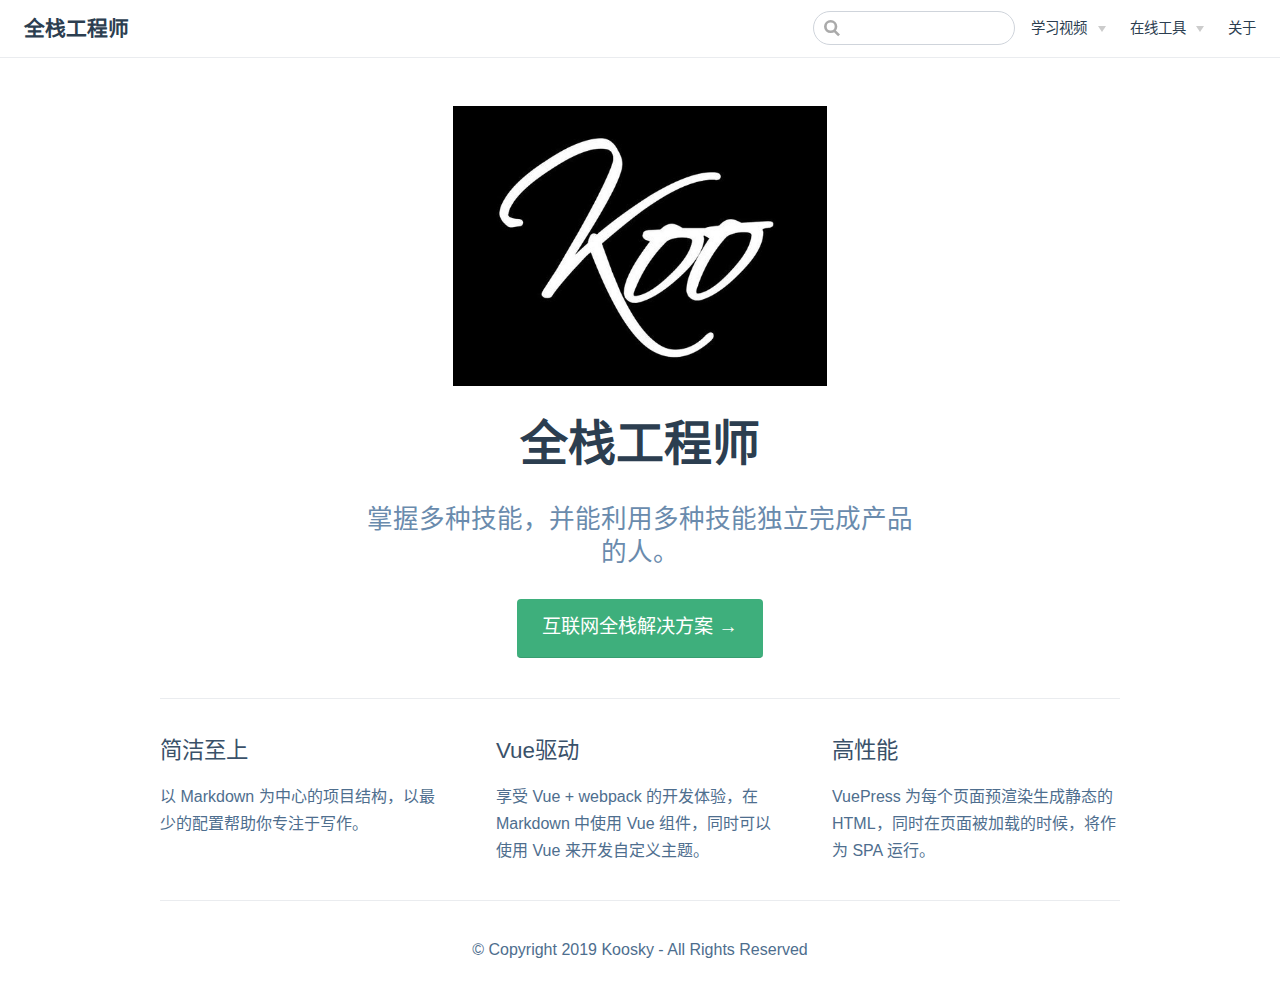
<file: index.html>
<!DOCTYPE html>
<html lang="zh-CN">
  <head>
    <meta charset="utf-8">
    <meta name="viewport" content="width=device-width,initial-scale=1">
    <title>全栈工程师</title>
    <meta name="description" content="价值互联网时代">
    <link rel="icon" href="/icon.png">
    <meta name="keywords" contents="人工智能,区块链,大数据,高并发,高可用,集群,容器"><meta name="robots" contents="all"><meta name="author" contents="koosky">
    <link rel="preload" href="/assets/css/0.styles.235b69d4.css" as="style"><link rel="preload" href="/assets/js/app.e26ebeb6.js" as="script"><link rel="preload" href="/assets/js/3.7bb06eb2.js" as="script"><link rel="prefetch" href="/assets/js/2.4a7dfe84.js"><link rel="prefetch" href="/assets/js/4.ee04ade8.js"><link rel="prefetch" href="/assets/js/5.a7e57855.js"><link rel="prefetch" href="/assets/js/6.c0bef255.js"><link rel="prefetch" href="/assets/js/7.90bda513.js"><link rel="prefetch" href="/assets/js/8.5b5ad615.js"><link rel="prefetch" href="/assets/js/9.d93e2f94.js">
    <link rel="stylesheet" href="/assets/css/0.styles.235b69d4.css">
  </head>
  <body>
    <div id="app" data-server-rendered="true"><div class="theme-container no-sidebar"><header class="navbar"><div class="sidebar-button"><svg xmlns="http://www.w3.org/2000/svg" aria-hidden="true" role="img" viewBox="0 0 448 512" class="icon"><path fill="currentColor" d="M436 124H12c-6.627 0-12-5.373-12-12V80c0-6.627 5.373-12 12-12h424c6.627 0 12 5.373 12 12v32c0 6.627-5.373 12-12 12zm0 160H12c-6.627 0-12-5.373-12-12v-32c0-6.627 5.373-12 12-12h424c6.627 0 12 5.373 12 12v32c0 6.627-5.373 12-12 12zm0 160H12c-6.627 0-12-5.373-12-12v-32c0-6.627 5.373-12 12-12h424c6.627 0 12 5.373 12 12v32c0 6.627-5.373 12-12 12z"></path></svg></div> <a href="/" class="home-link router-link-exact-active router-link-active"><!----> <span class="site-name">全栈工程师</span></a> <div class="links" style="max-width:nullpx;"><div class="search-box"><input aria-label="Search" autocomplete="off" spellcheck="false" value=""> <!----></div> <nav class="nav-links can-hide"><div class="nav-item"><div class="dropdown-wrapper"><a class="dropdown-title"><span class="title">学习视频</span> <span class="arrow right"></span></a> <ul class="nav-dropdown" style="display:none;"><li class="dropdown-item"><!----> <a href="/video/docker/" class="nav-link">Docker</a></li><li class="dropdown-item"><!----> <a href="/video/kubernetes/" class="nav-link">Kubernetes</a></li></ul></div></div><div class="nav-item"><div class="dropdown-wrapper"><a class="dropdown-title"><span class="title">在线工具</span> <span class="arrow right"></span></a> <ul class="nav-dropdown" style="display:none;"><li class="dropdown-item"><h4>在线编辑</h4> <ul class="dropdown-subitem-wrapper"><li class="dropdown-subitem"><a href="https://tool.lu/" target="_blank" rel="noopener noreferrer" class="nav-link external">
  程序员的工具箱
  <svg xmlns="http://www.w3.org/2000/svg" aria-hidden="true" x="0px" y="0px" viewBox="0 0 100 100" width="15" height="15" class="icon outbound"><path fill="currentColor" d="M18.8,85.1h56l0,0c2.2,0,4-1.8,4-4v-32h-8v28h-48v-48h28v-8h-32l0,0c-2.2,0-4,1.8-4,4v56C14.8,83.3,16.6,85.1,18.8,85.1z"></path> <polygon fill="currentColor" points="45.7,48.7 51.3,54.3 77.2,28.5 77.2,37.2 85.2,37.2 85.2,14.9 62.8,14.9 62.8,22.9 71.5,22.9"></polygon></svg></a></li></ul></li><li class="dropdown-item"><h4>在线服务</h4> <ul class="dropdown-subitem-wrapper"><li class="dropdown-subitem"><a href="https://www.processon.com" target="_blank" rel="noopener noreferrer" class="nav-link external">
  processon
  <svg xmlns="http://www.w3.org/2000/svg" aria-hidden="true" x="0px" y="0px" viewBox="0 0 100 100" width="15" height="15" class="icon outbound"><path fill="currentColor" d="M18.8,85.1h56l0,0c2.2,0,4-1.8,4-4v-32h-8v28h-48v-48h28v-8h-32l0,0c-2.2,0-4,1.8-4,4v56C14.8,83.3,16.6,85.1,18.8,85.1z"></path> <polygon fill="currentColor" points="45.7,48.7 51.3,54.3 77.2,28.5 77.2,37.2 85.2,37.2 85.2,14.9 62.8,14.9 62.8,22.9 71.5,22.9"></polygon></svg></a></li><li class="dropdown-subitem"><a href="https://www.tapd.cn/" target="_blank" rel="noopener noreferrer" class="nav-link external">
  tapd
  <svg xmlns="http://www.w3.org/2000/svg" aria-hidden="true" x="0px" y="0px" viewBox="0 0 100 100" width="15" height="15" class="icon outbound"><path fill="currentColor" d="M18.8,85.1h56l0,0c2.2,0,4-1.8,4-4v-32h-8v28h-48v-48h28v-8h-32l0,0c-2.2,0-4,1.8-4,4v56C14.8,83.3,16.6,85.1,18.8,85.1z"></path> <polygon fill="currentColor" points="45.7,48.7 51.3,54.3 77.2,28.5 77.2,37.2 85.2,37.2 85.2,14.9 62.8,14.9 62.8,22.9 71.5,22.9"></polygon></svg></a></li></ul></li><li class="dropdown-item"><h4>趋势分析</h4> <ul class="dropdown-subitem-wrapper"><li class="dropdown-subitem"><a href="https://trends.google.com/trends/?geo=US" target="_blank" rel="noopener noreferrer" class="nav-link external">
  谷歌趋势
  <svg xmlns="http://www.w3.org/2000/svg" aria-hidden="true" x="0px" y="0px" viewBox="0 0 100 100" width="15" height="15" class="icon outbound"><path fill="currentColor" d="M18.8,85.1h56l0,0c2.2,0,4-1.8,4-4v-32h-8v28h-48v-48h28v-8h-32l0,0c-2.2,0-4,1.8-4,4v56C14.8,83.3,16.6,85.1,18.8,85.1z"></path> <polygon fill="currentColor" points="45.7,48.7 51.3,54.3 77.2,28.5 77.2,37.2 85.2,37.2 85.2,14.9 62.8,14.9 62.8,22.9 71.5,22.9"></polygon></svg></a></li><li class="dropdown-subitem"><a href="http://index.baidu.com/v2/index.html#/" target="_blank" rel="noopener noreferrer" class="nav-link external">
  百度指数
  <svg xmlns="http://www.w3.org/2000/svg" aria-hidden="true" x="0px" y="0px" viewBox="0 0 100 100" width="15" height="15" class="icon outbound"><path fill="currentColor" d="M18.8,85.1h56l0,0c2.2,0,4-1.8,4-4v-32h-8v28h-48v-48h28v-8h-32l0,0c-2.2,0-4,1.8-4,4v56C14.8,83.3,16.6,85.1,18.8,85.1z"></path> <polygon fill="currentColor" points="45.7,48.7 51.3,54.3 77.2,28.5 77.2,37.2 85.2,37.2 85.2,14.9 62.8,14.9 62.8,22.9 71.5,22.9"></polygon></svg></a></li><li class="dropdown-subitem"><a href="https://tongji.baidu.com/data/browser" target="_blank" rel="noopener noreferrer" class="nav-link external">
  百度数据研究院
  <svg xmlns="http://www.w3.org/2000/svg" aria-hidden="true" x="0px" y="0px" viewBox="0 0 100 100" width="15" height="15" class="icon outbound"><path fill="currentColor" d="M18.8,85.1h56l0,0c2.2,0,4-1.8,4-4v-32h-8v28h-48v-48h28v-8h-32l0,0c-2.2,0-4,1.8-4,4v56C14.8,83.3,16.6,85.1,18.8,85.1z"></path> <polygon fill="currentColor" points="45.7,48.7 51.3,54.3 77.2,28.5 77.2,37.2 85.2,37.2 85.2,14.9 62.8,14.9 62.8,22.9 71.5,22.9"></polygon></svg></a></li></ul></li></ul></div></div><div class="nav-item"><a href="/about.html" class="nav-link">关于</a></div> <!----></nav></div></header> <div class="sidebar-mask"></div> <div class="sidebar"><nav class="nav-links"><div class="nav-item"><div class="dropdown-wrapper"><a class="dropdown-title"><span class="title">学习视频</span> <span class="arrow right"></span></a> <ul class="nav-dropdown" style="display:none;"><li class="dropdown-item"><!----> <a href="/video/docker/" class="nav-link">Docker</a></li><li class="dropdown-item"><!----> <a href="/video/kubernetes/" class="nav-link">Kubernetes</a></li></ul></div></div><div class="nav-item"><div class="dropdown-wrapper"><a class="dropdown-title"><span class="title">在线工具</span> <span class="arrow right"></span></a> <ul class="nav-dropdown" style="display:none;"><li class="dropdown-item"><h4>在线编辑</h4> <ul class="dropdown-subitem-wrapper"><li class="dropdown-subitem"><a href="https://tool.lu/" target="_blank" rel="noopener noreferrer" class="nav-link external">
  程序员的工具箱
  <svg xmlns="http://www.w3.org/2000/svg" aria-hidden="true" x="0px" y="0px" viewBox="0 0 100 100" width="15" height="15" class="icon outbound"><path fill="currentColor" d="M18.8,85.1h56l0,0c2.2,0,4-1.8,4-4v-32h-8v28h-48v-48h28v-8h-32l0,0c-2.2,0-4,1.8-4,4v56C14.8,83.3,16.6,85.1,18.8,85.1z"></path> <polygon fill="currentColor" points="45.7,48.7 51.3,54.3 77.2,28.5 77.2,37.2 85.2,37.2 85.2,14.9 62.8,14.9 62.8,22.9 71.5,22.9"></polygon></svg></a></li></ul></li><li class="dropdown-item"><h4>在线服务</h4> <ul class="dropdown-subitem-wrapper"><li class="dropdown-subitem"><a href="https://www.processon.com" target="_blank" rel="noopener noreferrer" class="nav-link external">
  processon
  <svg xmlns="http://www.w3.org/2000/svg" aria-hidden="true" x="0px" y="0px" viewBox="0 0 100 100" width="15" height="15" class="icon outbound"><path fill="currentColor" d="M18.8,85.1h56l0,0c2.2,0,4-1.8,4-4v-32h-8v28h-48v-48h28v-8h-32l0,0c-2.2,0-4,1.8-4,4v56C14.8,83.3,16.6,85.1,18.8,85.1z"></path> <polygon fill="currentColor" points="45.7,48.7 51.3,54.3 77.2,28.5 77.2,37.2 85.2,37.2 85.2,14.9 62.8,14.9 62.8,22.9 71.5,22.9"></polygon></svg></a></li><li class="dropdown-subitem"><a href="https://www.tapd.cn/" target="_blank" rel="noopener noreferrer" class="nav-link external">
  tapd
  <svg xmlns="http://www.w3.org/2000/svg" aria-hidden="true" x="0px" y="0px" viewBox="0 0 100 100" width="15" height="15" class="icon outbound"><path fill="currentColor" d="M18.8,85.1h56l0,0c2.2,0,4-1.8,4-4v-32h-8v28h-48v-48h28v-8h-32l0,0c-2.2,0-4,1.8-4,4v56C14.8,83.3,16.6,85.1,18.8,85.1z"></path> <polygon fill="currentColor" points="45.7,48.7 51.3,54.3 77.2,28.5 77.2,37.2 85.2,37.2 85.2,14.9 62.8,14.9 62.8,22.9 71.5,22.9"></polygon></svg></a></li></ul></li><li class="dropdown-item"><h4>趋势分析</h4> <ul class="dropdown-subitem-wrapper"><li class="dropdown-subitem"><a href="https://trends.google.com/trends/?geo=US" target="_blank" rel="noopener noreferrer" class="nav-link external">
  谷歌趋势
  <svg xmlns="http://www.w3.org/2000/svg" aria-hidden="true" x="0px" y="0px" viewBox="0 0 100 100" width="15" height="15" class="icon outbound"><path fill="currentColor" d="M18.8,85.1h56l0,0c2.2,0,4-1.8,4-4v-32h-8v28h-48v-48h28v-8h-32l0,0c-2.2,0-4,1.8-4,4v56C14.8,83.3,16.6,85.1,18.8,85.1z"></path> <polygon fill="currentColor" points="45.7,48.7 51.3,54.3 77.2,28.5 77.2,37.2 85.2,37.2 85.2,14.9 62.8,14.9 62.8,22.9 71.5,22.9"></polygon></svg></a></li><li class="dropdown-subitem"><a href="http://index.baidu.com/v2/index.html#/" target="_blank" rel="noopener noreferrer" class="nav-link external">
  百度指数
  <svg xmlns="http://www.w3.org/2000/svg" aria-hidden="true" x="0px" y="0px" viewBox="0 0 100 100" width="15" height="15" class="icon outbound"><path fill="currentColor" d="M18.8,85.1h56l0,0c2.2,0,4-1.8,4-4v-32h-8v28h-48v-48h28v-8h-32l0,0c-2.2,0-4,1.8-4,4v56C14.8,83.3,16.6,85.1,18.8,85.1z"></path> <polygon fill="currentColor" points="45.7,48.7 51.3,54.3 77.2,28.5 77.2,37.2 85.2,37.2 85.2,14.9 62.8,14.9 62.8,22.9 71.5,22.9"></polygon></svg></a></li><li class="dropdown-subitem"><a href="https://tongji.baidu.com/data/browser" target="_blank" rel="noopener noreferrer" class="nav-link external">
  百度数据研究院
  <svg xmlns="http://www.w3.org/2000/svg" aria-hidden="true" x="0px" y="0px" viewBox="0 0 100 100" width="15" height="15" class="icon outbound"><path fill="currentColor" d="M18.8,85.1h56l0,0c2.2,0,4-1.8,4-4v-32h-8v28h-48v-48h28v-8h-32l0,0c-2.2,0-4,1.8-4,4v56C14.8,83.3,16.6,85.1,18.8,85.1z"></path> <polygon fill="currentColor" points="45.7,48.7 51.3,54.3 77.2,28.5 77.2,37.2 85.2,37.2 85.2,14.9 62.8,14.9 62.8,22.9 71.5,22.9"></polygon></svg></a></li></ul></li></ul></div></div><div class="nav-item"><a href="/about.html" class="nav-link">关于</a></div> <!----></nav>  <ul class="sidebar-links"><li><div class="sidebar-group first"><p class="sidebar-heading open"><span>Home</span> <!----></p> <ul class="sidebar-group-items"></ul></div></li></ul> </div> <div class="home"><div class="hero"><img src="/logo.png" alt="hero"> <h1>全栈工程师</h1> <p class="description">
      掌握多种技能，并能利用多种技能独立完成产品的人。
    </p> <p class="action"><a href="/guide/" class="nav-link action-button">互联网全栈解决方案 →</a></p></div> <div class="features"><div class="feature"><h2>简洁至上</h2> <p>以 Markdown 为中心的项目结构，以最少的配置帮助你专注于写作。</p></div><div class="feature"><h2>Vue驱动</h2> <p>享受 Vue + webpack 的开发体验，在 Markdown 中使用 Vue 组件，同时可以使用 Vue 来开发自定义主题。</p></div><div class="feature"><h2>高性能</h2> <p>VuePress 为每个页面预渲染生成静态的 HTML，同时在页面被加载的时候，将作为 SPA 运行。</p></div></div> <div class="content custom"></div> <div class="footer">
    © Copyright 2019 Koosky - All Rights Reserved
  </div></div> <!----></div></div>
    <script src="/assets/js/app.e26ebeb6.js" defer></script><script src="/assets/js/3.7bb06eb2.js" defer></script>
  </body>
</html>
</file>
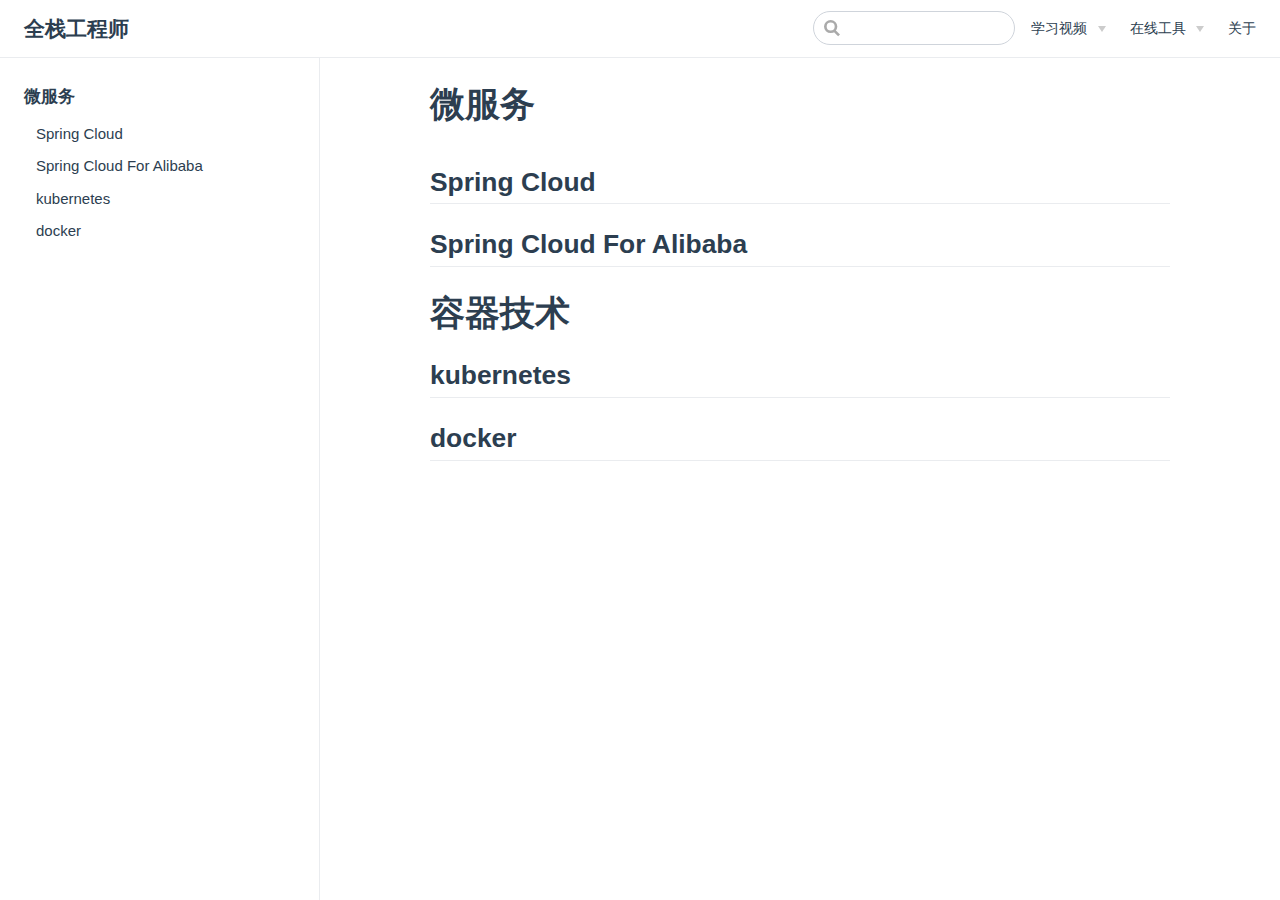
<file: guide/index.html>
<!DOCTYPE html>
<html lang="en-US">
  <head>
    <meta charset="utf-8">
    <meta name="viewport" content="width=device-width,initial-scale=1">
    <title>微服务 | 全栈工程师</title>
    <meta name="description" content="">
    <link rel="icon" href="/icon.png">
    
    <link rel="preload" href="/assets/css/0.styles.235b69d4.css" as="style"><link rel="preload" href="/assets/js/app.e26ebeb6.js" as="script"><link rel="preload" href="/assets/js/6.c0bef255.js" as="script"><link rel="prefetch" href="/assets/js/2.4a7dfe84.js"><link rel="prefetch" href="/assets/js/3.7bb06eb2.js"><link rel="prefetch" href="/assets/js/4.ee04ade8.js"><link rel="prefetch" href="/assets/js/5.a7e57855.js"><link rel="prefetch" href="/assets/js/7.90bda513.js"><link rel="prefetch" href="/assets/js/8.5b5ad615.js"><link rel="prefetch" href="/assets/js/9.d93e2f94.js">
    <link rel="stylesheet" href="/assets/css/0.styles.235b69d4.css">
  </head>
  <body>
    <div id="app" data-server-rendered="true"><div class="theme-container"><header class="navbar"><div class="sidebar-button"><svg xmlns="http://www.w3.org/2000/svg" aria-hidden="true" role="img" viewBox="0 0 448 512" class="icon"><path fill="currentColor" d="M436 124H12c-6.627 0-12-5.373-12-12V80c0-6.627 5.373-12 12-12h424c6.627 0 12 5.373 12 12v32c0 6.627-5.373 12-12 12zm0 160H12c-6.627 0-12-5.373-12-12v-32c0-6.627 5.373-12 12-12h424c6.627 0 12 5.373 12 12v32c0 6.627-5.373 12-12 12zm0 160H12c-6.627 0-12-5.373-12-12v-32c0-6.627 5.373-12 12-12h424c6.627 0 12 5.373 12 12v32c0 6.627-5.373 12-12 12z"></path></svg></div> <a href="/" class="home-link router-link-active"><!----> <span class="site-name">全栈工程师</span></a> <div class="links" style="max-width:nullpx;"><div class="search-box"><input aria-label="Search" autocomplete="off" spellcheck="false" value=""> <!----></div> <nav class="nav-links can-hide"><div class="nav-item"><div class="dropdown-wrapper"><a class="dropdown-title"><span class="title">学习视频</span> <span class="arrow right"></span></a> <ul class="nav-dropdown" style="display:none;"><li class="dropdown-item"><!----> <a href="/video/docker/" class="nav-link">Docker</a></li><li class="dropdown-item"><!----> <a href="/video/kubernetes/" class="nav-link">Kubernetes</a></li></ul></div></div><div class="nav-item"><div class="dropdown-wrapper"><a class="dropdown-title"><span class="title">在线工具</span> <span class="arrow right"></span></a> <ul class="nav-dropdown" style="display:none;"><li class="dropdown-item"><h4>在线编辑</h4> <ul class="dropdown-subitem-wrapper"><li class="dropdown-subitem"><a href="https://tool.lu/" target="_blank" rel="noopener noreferrer" class="nav-link external">
  程序员的工具箱
  <svg xmlns="http://www.w3.org/2000/svg" aria-hidden="true" x="0px" y="0px" viewBox="0 0 100 100" width="15" height="15" class="icon outbound"><path fill="currentColor" d="M18.8,85.1h56l0,0c2.2,0,4-1.8,4-4v-32h-8v28h-48v-48h28v-8h-32l0,0c-2.2,0-4,1.8-4,4v56C14.8,83.3,16.6,85.1,18.8,85.1z"></path> <polygon fill="currentColor" points="45.7,48.7 51.3,54.3 77.2,28.5 77.2,37.2 85.2,37.2 85.2,14.9 62.8,14.9 62.8,22.9 71.5,22.9"></polygon></svg></a></li></ul></li><li class="dropdown-item"><h4>在线服务</h4> <ul class="dropdown-subitem-wrapper"><li class="dropdown-subitem"><a href="https://www.processon.com" target="_blank" rel="noopener noreferrer" class="nav-link external">
  processon
  <svg xmlns="http://www.w3.org/2000/svg" aria-hidden="true" x="0px" y="0px" viewBox="0 0 100 100" width="15" height="15" class="icon outbound"><path fill="currentColor" d="M18.8,85.1h56l0,0c2.2,0,4-1.8,4-4v-32h-8v28h-48v-48h28v-8h-32l0,0c-2.2,0-4,1.8-4,4v56C14.8,83.3,16.6,85.1,18.8,85.1z"></path> <polygon fill="currentColor" points="45.7,48.7 51.3,54.3 77.2,28.5 77.2,37.2 85.2,37.2 85.2,14.9 62.8,14.9 62.8,22.9 71.5,22.9"></polygon></svg></a></li><li class="dropdown-subitem"><a href="https://www.tapd.cn/" target="_blank" rel="noopener noreferrer" class="nav-link external">
  tapd
  <svg xmlns="http://www.w3.org/2000/svg" aria-hidden="true" x="0px" y="0px" viewBox="0 0 100 100" width="15" height="15" class="icon outbound"><path fill="currentColor" d="M18.8,85.1h56l0,0c2.2,0,4-1.8,4-4v-32h-8v28h-48v-48h28v-8h-32l0,0c-2.2,0-4,1.8-4,4v56C14.8,83.3,16.6,85.1,18.8,85.1z"></path> <polygon fill="currentColor" points="45.7,48.7 51.3,54.3 77.2,28.5 77.2,37.2 85.2,37.2 85.2,14.9 62.8,14.9 62.8,22.9 71.5,22.9"></polygon></svg></a></li></ul></li><li class="dropdown-item"><h4>趋势分析</h4> <ul class="dropdown-subitem-wrapper"><li class="dropdown-subitem"><a href="https://trends.google.com/trends/?geo=US" target="_blank" rel="noopener noreferrer" class="nav-link external">
  谷歌趋势
  <svg xmlns="http://www.w3.org/2000/svg" aria-hidden="true" x="0px" y="0px" viewBox="0 0 100 100" width="15" height="15" class="icon outbound"><path fill="currentColor" d="M18.8,85.1h56l0,0c2.2,0,4-1.8,4-4v-32h-8v28h-48v-48h28v-8h-32l0,0c-2.2,0-4,1.8-4,4v56C14.8,83.3,16.6,85.1,18.8,85.1z"></path> <polygon fill="currentColor" points="45.7,48.7 51.3,54.3 77.2,28.5 77.2,37.2 85.2,37.2 85.2,14.9 62.8,14.9 62.8,22.9 71.5,22.9"></polygon></svg></a></li><li class="dropdown-subitem"><a href="http://index.baidu.com/v2/index.html#/" target="_blank" rel="noopener noreferrer" class="nav-link external">
  百度指数
  <svg xmlns="http://www.w3.org/2000/svg" aria-hidden="true" x="0px" y="0px" viewBox="0 0 100 100" width="15" height="15" class="icon outbound"><path fill="currentColor" d="M18.8,85.1h56l0,0c2.2,0,4-1.8,4-4v-32h-8v28h-48v-48h28v-8h-32l0,0c-2.2,0-4,1.8-4,4v56C14.8,83.3,16.6,85.1,18.8,85.1z"></path> <polygon fill="currentColor" points="45.7,48.7 51.3,54.3 77.2,28.5 77.2,37.2 85.2,37.2 85.2,14.9 62.8,14.9 62.8,22.9 71.5,22.9"></polygon></svg></a></li><li class="dropdown-subitem"><a href="https://tongji.baidu.com/data/browser" target="_blank" rel="noopener noreferrer" class="nav-link external">
  百度数据研究院
  <svg xmlns="http://www.w3.org/2000/svg" aria-hidden="true" x="0px" y="0px" viewBox="0 0 100 100" width="15" height="15" class="icon outbound"><path fill="currentColor" d="M18.8,85.1h56l0,0c2.2,0,4-1.8,4-4v-32h-8v28h-48v-48h28v-8h-32l0,0c-2.2,0-4,1.8-4,4v56C14.8,83.3,16.6,85.1,18.8,85.1z"></path> <polygon fill="currentColor" points="45.7,48.7 51.3,54.3 77.2,28.5 77.2,37.2 85.2,37.2 85.2,14.9 62.8,14.9 62.8,22.9 71.5,22.9"></polygon></svg></a></li></ul></li></ul></div></div><div class="nav-item"><a href="/about.html" class="nav-link">关于</a></div> <!----></nav></div></header> <div class="sidebar-mask"></div> <div class="sidebar"><nav class="nav-links"><div class="nav-item"><div class="dropdown-wrapper"><a class="dropdown-title"><span class="title">学习视频</span> <span class="arrow right"></span></a> <ul class="nav-dropdown" style="display:none;"><li class="dropdown-item"><!----> <a href="/video/docker/" class="nav-link">Docker</a></li><li class="dropdown-item"><!----> <a href="/video/kubernetes/" class="nav-link">Kubernetes</a></li></ul></div></div><div class="nav-item"><div class="dropdown-wrapper"><a class="dropdown-title"><span class="title">在线工具</span> <span class="arrow right"></span></a> <ul class="nav-dropdown" style="display:none;"><li class="dropdown-item"><h4>在线编辑</h4> <ul class="dropdown-subitem-wrapper"><li class="dropdown-subitem"><a href="https://tool.lu/" target="_blank" rel="noopener noreferrer" class="nav-link external">
  程序员的工具箱
  <svg xmlns="http://www.w3.org/2000/svg" aria-hidden="true" x="0px" y="0px" viewBox="0 0 100 100" width="15" height="15" class="icon outbound"><path fill="currentColor" d="M18.8,85.1h56l0,0c2.2,0,4-1.8,4-4v-32h-8v28h-48v-48h28v-8h-32l0,0c-2.2,0-4,1.8-4,4v56C14.8,83.3,16.6,85.1,18.8,85.1z"></path> <polygon fill="currentColor" points="45.7,48.7 51.3,54.3 77.2,28.5 77.2,37.2 85.2,37.2 85.2,14.9 62.8,14.9 62.8,22.9 71.5,22.9"></polygon></svg></a></li></ul></li><li class="dropdown-item"><h4>在线服务</h4> <ul class="dropdown-subitem-wrapper"><li class="dropdown-subitem"><a href="https://www.processon.com" target="_blank" rel="noopener noreferrer" class="nav-link external">
  processon
  <svg xmlns="http://www.w3.org/2000/svg" aria-hidden="true" x="0px" y="0px" viewBox="0 0 100 100" width="15" height="15" class="icon outbound"><path fill="currentColor" d="M18.8,85.1h56l0,0c2.2,0,4-1.8,4-4v-32h-8v28h-48v-48h28v-8h-32l0,0c-2.2,0-4,1.8-4,4v56C14.8,83.3,16.6,85.1,18.8,85.1z"></path> <polygon fill="currentColor" points="45.7,48.7 51.3,54.3 77.2,28.5 77.2,37.2 85.2,37.2 85.2,14.9 62.8,14.9 62.8,22.9 71.5,22.9"></polygon></svg></a></li><li class="dropdown-subitem"><a href="https://www.tapd.cn/" target="_blank" rel="noopener noreferrer" class="nav-link external">
  tapd
  <svg xmlns="http://www.w3.org/2000/svg" aria-hidden="true" x="0px" y="0px" viewBox="0 0 100 100" width="15" height="15" class="icon outbound"><path fill="currentColor" d="M18.8,85.1h56l0,0c2.2,0,4-1.8,4-4v-32h-8v28h-48v-48h28v-8h-32l0,0c-2.2,0-4,1.8-4,4v56C14.8,83.3,16.6,85.1,18.8,85.1z"></path> <polygon fill="currentColor" points="45.7,48.7 51.3,54.3 77.2,28.5 77.2,37.2 85.2,37.2 85.2,14.9 62.8,14.9 62.8,22.9 71.5,22.9"></polygon></svg></a></li></ul></li><li class="dropdown-item"><h4>趋势分析</h4> <ul class="dropdown-subitem-wrapper"><li class="dropdown-subitem"><a href="https://trends.google.com/trends/?geo=US" target="_blank" rel="noopener noreferrer" class="nav-link external">
  谷歌趋势
  <svg xmlns="http://www.w3.org/2000/svg" aria-hidden="true" x="0px" y="0px" viewBox="0 0 100 100" width="15" height="15" class="icon outbound"><path fill="currentColor" d="M18.8,85.1h56l0,0c2.2,0,4-1.8,4-4v-32h-8v28h-48v-48h28v-8h-32l0,0c-2.2,0-4,1.8-4,4v56C14.8,83.3,16.6,85.1,18.8,85.1z"></path> <polygon fill="currentColor" points="45.7,48.7 51.3,54.3 77.2,28.5 77.2,37.2 85.2,37.2 85.2,14.9 62.8,14.9 62.8,22.9 71.5,22.9"></polygon></svg></a></li><li class="dropdown-subitem"><a href="http://index.baidu.com/v2/index.html#/" target="_blank" rel="noopener noreferrer" class="nav-link external">
  百度指数
  <svg xmlns="http://www.w3.org/2000/svg" aria-hidden="true" x="0px" y="0px" viewBox="0 0 100 100" width="15" height="15" class="icon outbound"><path fill="currentColor" d="M18.8,85.1h56l0,0c2.2,0,4-1.8,4-4v-32h-8v28h-48v-48h28v-8h-32l0,0c-2.2,0-4,1.8-4,4v56C14.8,83.3,16.6,85.1,18.8,85.1z"></path> <polygon fill="currentColor" points="45.7,48.7 51.3,54.3 77.2,28.5 77.2,37.2 85.2,37.2 85.2,14.9 62.8,14.9 62.8,22.9 71.5,22.9"></polygon></svg></a></li><li class="dropdown-subitem"><a href="https://tongji.baidu.com/data/browser" target="_blank" rel="noopener noreferrer" class="nav-link external">
  百度数据研究院
  <svg xmlns="http://www.w3.org/2000/svg" aria-hidden="true" x="0px" y="0px" viewBox="0 0 100 100" width="15" height="15" class="icon outbound"><path fill="currentColor" d="M18.8,85.1h56l0,0c2.2,0,4-1.8,4-4v-32h-8v28h-48v-48h28v-8h-32l0,0c-2.2,0-4,1.8-4,4v56C14.8,83.3,16.6,85.1,18.8,85.1z"></path> <polygon fill="currentColor" points="45.7,48.7 51.3,54.3 77.2,28.5 77.2,37.2 85.2,37.2 85.2,14.9 62.8,14.9 62.8,22.9 71.5,22.9"></polygon></svg></a></li></ul></li></ul></div></div><div class="nav-item"><a href="/about.html" class="nav-link">关于</a></div> <!----></nav>  <ul class="sidebar-links"><li><div class="sidebar-group first"><p class="sidebar-heading open"><span>微服务</span> <!----></p> <ul class="sidebar-group-items"><li><a href="/guide/#spring-cloud" class="sidebar-link">Spring Cloud</a><ul class="sidebar-sub-headers"></ul></li><li><a href="/guide/#spring-cloud-for-alibaba" class="sidebar-link">Spring Cloud For Alibaba</a><ul class="sidebar-sub-headers"></ul></li><li><a href="/guide/#kubernetes" class="sidebar-link">kubernetes</a><ul class="sidebar-sub-headers"></ul></li><li><a href="/guide/#docker" class="sidebar-link">docker</a><ul class="sidebar-sub-headers"></ul></li></ul></div></li></ul> </div> <div class="page"> <div class="content"><h1 id="微服务"><a href="#微服务" aria-hidden="true" class="header-anchor">#</a> 微服务</h1> <h2 id="spring-cloud"><a href="#spring-cloud" aria-hidden="true" class="header-anchor">#</a> Spring Cloud</h2> <h2 id="spring-cloud-for-alibaba"><a href="#spring-cloud-for-alibaba" aria-hidden="true" class="header-anchor">#</a> Spring Cloud For Alibaba</h2> <h1 id="容器技术"><a href="#容器技术" aria-hidden="true" class="header-anchor">#</a> 容器技术</h1> <h2 id="kubernetes"><a href="#kubernetes" aria-hidden="true" class="header-anchor">#</a> kubernetes</h2> <h2 id="docker"><a href="#docker" aria-hidden="true" class="header-anchor">#</a> docker</h2></div> <div class="page-edit"><!----> <!----></div> <!----> </div> <!----></div></div>
    <script src="/assets/js/app.e26ebeb6.js" defer></script><script src="/assets/js/6.c0bef255.js" defer></script>
  </body>
</html>
</file>
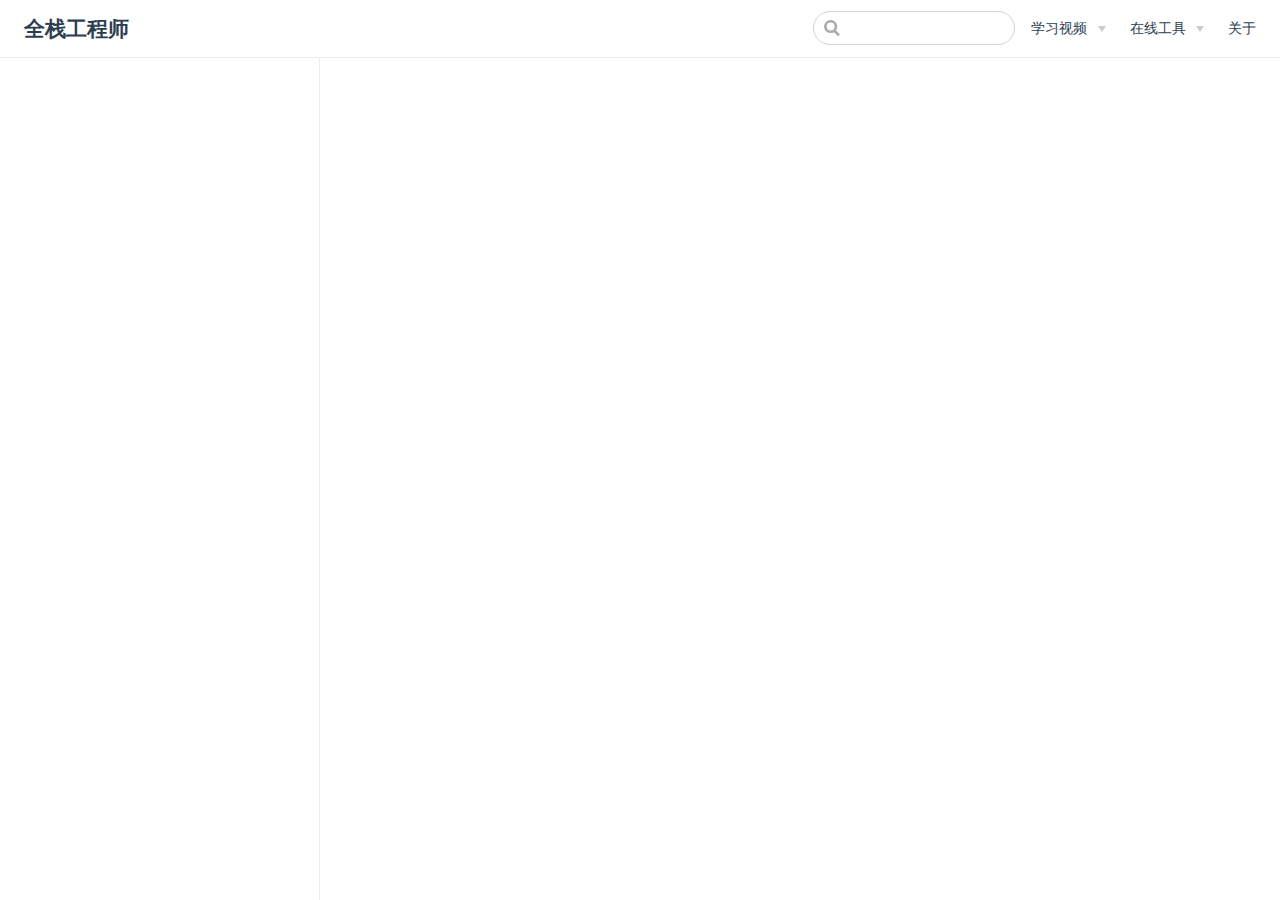
<file: video/docker/index.html>
<!DOCTYPE html>
<html lang="en-US">
  <head>
    <meta charset="utf-8">
    <meta name="viewport" content="width=device-width,initial-scale=1">
    <title>全栈工程师</title>
    <meta name="description" content="">
    <link rel="icon" href="/icon.png">
    
    <link rel="preload" href="/assets/css/0.styles.235b69d4.css" as="style"><link rel="preload" href="/assets/js/app.e26ebeb6.js" as="script"><link rel="preload" href="/assets/js/7.90bda513.js" as="script"><link rel="prefetch" href="/assets/js/2.4a7dfe84.js"><link rel="prefetch" href="/assets/js/3.7bb06eb2.js"><link rel="prefetch" href="/assets/js/4.ee04ade8.js"><link rel="prefetch" href="/assets/js/5.a7e57855.js"><link rel="prefetch" href="/assets/js/6.c0bef255.js"><link rel="prefetch" href="/assets/js/8.5b5ad615.js"><link rel="prefetch" href="/assets/js/9.d93e2f94.js">
    <link rel="stylesheet" href="/assets/css/0.styles.235b69d4.css">
  </head>
  <body>
    <div id="app" data-server-rendered="true"><div class="theme-container"><header class="navbar"><div class="sidebar-button"><svg xmlns="http://www.w3.org/2000/svg" aria-hidden="true" role="img" viewBox="0 0 448 512" class="icon"><path fill="currentColor" d="M436 124H12c-6.627 0-12-5.373-12-12V80c0-6.627 5.373-12 12-12h424c6.627 0 12 5.373 12 12v32c0 6.627-5.373 12-12 12zm0 160H12c-6.627 0-12-5.373-12-12v-32c0-6.627 5.373-12 12-12h424c6.627 0 12 5.373 12 12v32c0 6.627-5.373 12-12 12zm0 160H12c-6.627 0-12-5.373-12-12v-32c0-6.627 5.373-12 12-12h424c6.627 0 12 5.373 12 12v32c0 6.627-5.373 12-12 12z"></path></svg></div> <a href="/" class="home-link router-link-active"><!----> <span class="site-name">全栈工程师</span></a> <div class="links" style="max-width:nullpx;"><div class="search-box"><input aria-label="Search" autocomplete="off" spellcheck="false" value=""> <!----></div> <nav class="nav-links can-hide"><div class="nav-item"><div class="dropdown-wrapper"><a class="dropdown-title"><span class="title">学习视频</span> <span class="arrow right"></span></a> <ul class="nav-dropdown" style="display:none;"><li class="dropdown-item"><!----> <a href="/video/docker/" class="nav-link router-link-exact-active router-link-active">Docker</a></li><li class="dropdown-item"><!----> <a href="/video/kubernetes/" class="nav-link">Kubernetes</a></li></ul></div></div><div class="nav-item"><div class="dropdown-wrapper"><a class="dropdown-title"><span class="title">在线工具</span> <span class="arrow right"></span></a> <ul class="nav-dropdown" style="display:none;"><li class="dropdown-item"><h4>在线编辑</h4> <ul class="dropdown-subitem-wrapper"><li class="dropdown-subitem"><a href="https://tool.lu/" target="_blank" rel="noopener noreferrer" class="nav-link external">
  程序员的工具箱
  <svg xmlns="http://www.w3.org/2000/svg" aria-hidden="true" x="0px" y="0px" viewBox="0 0 100 100" width="15" height="15" class="icon outbound"><path fill="currentColor" d="M18.8,85.1h56l0,0c2.2,0,4-1.8,4-4v-32h-8v28h-48v-48h28v-8h-32l0,0c-2.2,0-4,1.8-4,4v56C14.8,83.3,16.6,85.1,18.8,85.1z"></path> <polygon fill="currentColor" points="45.7,48.7 51.3,54.3 77.2,28.5 77.2,37.2 85.2,37.2 85.2,14.9 62.8,14.9 62.8,22.9 71.5,22.9"></polygon></svg></a></li></ul></li><li class="dropdown-item"><h4>在线服务</h4> <ul class="dropdown-subitem-wrapper"><li class="dropdown-subitem"><a href="https://www.processon.com" target="_blank" rel="noopener noreferrer" class="nav-link external">
  processon
  <svg xmlns="http://www.w3.org/2000/svg" aria-hidden="true" x="0px" y="0px" viewBox="0 0 100 100" width="15" height="15" class="icon outbound"><path fill="currentColor" d="M18.8,85.1h56l0,0c2.2,0,4-1.8,4-4v-32h-8v28h-48v-48h28v-8h-32l0,0c-2.2,0-4,1.8-4,4v56C14.8,83.3,16.6,85.1,18.8,85.1z"></path> <polygon fill="currentColor" points="45.7,48.7 51.3,54.3 77.2,28.5 77.2,37.2 85.2,37.2 85.2,14.9 62.8,14.9 62.8,22.9 71.5,22.9"></polygon></svg></a></li><li class="dropdown-subitem"><a href="https://www.tapd.cn/" target="_blank" rel="noopener noreferrer" class="nav-link external">
  tapd
  <svg xmlns="http://www.w3.org/2000/svg" aria-hidden="true" x="0px" y="0px" viewBox="0 0 100 100" width="15" height="15" class="icon outbound"><path fill="currentColor" d="M18.8,85.1h56l0,0c2.2,0,4-1.8,4-4v-32h-8v28h-48v-48h28v-8h-32l0,0c-2.2,0-4,1.8-4,4v56C14.8,83.3,16.6,85.1,18.8,85.1z"></path> <polygon fill="currentColor" points="45.7,48.7 51.3,54.3 77.2,28.5 77.2,37.2 85.2,37.2 85.2,14.9 62.8,14.9 62.8,22.9 71.5,22.9"></polygon></svg></a></li></ul></li><li class="dropdown-item"><h4>趋势分析</h4> <ul class="dropdown-subitem-wrapper"><li class="dropdown-subitem"><a href="https://trends.google.com/trends/?geo=US" target="_blank" rel="noopener noreferrer" class="nav-link external">
  谷歌趋势
  <svg xmlns="http://www.w3.org/2000/svg" aria-hidden="true" x="0px" y="0px" viewBox="0 0 100 100" width="15" height="15" class="icon outbound"><path fill="currentColor" d="M18.8,85.1h56l0,0c2.2,0,4-1.8,4-4v-32h-8v28h-48v-48h28v-8h-32l0,0c-2.2,0-4,1.8-4,4v56C14.8,83.3,16.6,85.1,18.8,85.1z"></path> <polygon fill="currentColor" points="45.7,48.7 51.3,54.3 77.2,28.5 77.2,37.2 85.2,37.2 85.2,14.9 62.8,14.9 62.8,22.9 71.5,22.9"></polygon></svg></a></li><li class="dropdown-subitem"><a href="http://index.baidu.com/v2/index.html#/" target="_blank" rel="noopener noreferrer" class="nav-link external">
  百度指数
  <svg xmlns="http://www.w3.org/2000/svg" aria-hidden="true" x="0px" y="0px" viewBox="0 0 100 100" width="15" height="15" class="icon outbound"><path fill="currentColor" d="M18.8,85.1h56l0,0c2.2,0,4-1.8,4-4v-32h-8v28h-48v-48h28v-8h-32l0,0c-2.2,0-4,1.8-4,4v56C14.8,83.3,16.6,85.1,18.8,85.1z"></path> <polygon fill="currentColor" points="45.7,48.7 51.3,54.3 77.2,28.5 77.2,37.2 85.2,37.2 85.2,14.9 62.8,14.9 62.8,22.9 71.5,22.9"></polygon></svg></a></li><li class="dropdown-subitem"><a href="https://tongji.baidu.com/data/browser" target="_blank" rel="noopener noreferrer" class="nav-link external">
  百度数据研究院
  <svg xmlns="http://www.w3.org/2000/svg" aria-hidden="true" x="0px" y="0px" viewBox="0 0 100 100" width="15" height="15" class="icon outbound"><path fill="currentColor" d="M18.8,85.1h56l0,0c2.2,0,4-1.8,4-4v-32h-8v28h-48v-48h28v-8h-32l0,0c-2.2,0-4,1.8-4,4v56C14.8,83.3,16.6,85.1,18.8,85.1z"></path> <polygon fill="currentColor" points="45.7,48.7 51.3,54.3 77.2,28.5 77.2,37.2 85.2,37.2 85.2,14.9 62.8,14.9 62.8,22.9 71.5,22.9"></polygon></svg></a></li></ul></li></ul></div></div><div class="nav-item"><a href="/about.html" class="nav-link">关于</a></div> <!----></nav></div></header> <div class="sidebar-mask"></div> <div class="sidebar"><nav class="nav-links"><div class="nav-item"><div class="dropdown-wrapper"><a class="dropdown-title"><span class="title">学习视频</span> <span class="arrow right"></span></a> <ul class="nav-dropdown" style="display:none;"><li class="dropdown-item"><!----> <a href="/video/docker/" class="nav-link router-link-exact-active router-link-active">Docker</a></li><li class="dropdown-item"><!----> <a href="/video/kubernetes/" class="nav-link">Kubernetes</a></li></ul></div></div><div class="nav-item"><div class="dropdown-wrapper"><a class="dropdown-title"><span class="title">在线工具</span> <span class="arrow right"></span></a> <ul class="nav-dropdown" style="display:none;"><li class="dropdown-item"><h4>在线编辑</h4> <ul class="dropdown-subitem-wrapper"><li class="dropdown-subitem"><a href="https://tool.lu/" target="_blank" rel="noopener noreferrer" class="nav-link external">
  程序员的工具箱
  <svg xmlns="http://www.w3.org/2000/svg" aria-hidden="true" x="0px" y="0px" viewBox="0 0 100 100" width="15" height="15" class="icon outbound"><path fill="currentColor" d="M18.8,85.1h56l0,0c2.2,0,4-1.8,4-4v-32h-8v28h-48v-48h28v-8h-32l0,0c-2.2,0-4,1.8-4,4v56C14.8,83.3,16.6,85.1,18.8,85.1z"></path> <polygon fill="currentColor" points="45.7,48.7 51.3,54.3 77.2,28.5 77.2,37.2 85.2,37.2 85.2,14.9 62.8,14.9 62.8,22.9 71.5,22.9"></polygon></svg></a></li></ul></li><li class="dropdown-item"><h4>在线服务</h4> <ul class="dropdown-subitem-wrapper"><li class="dropdown-subitem"><a href="https://www.processon.com" target="_blank" rel="noopener noreferrer" class="nav-link external">
  processon
  <svg xmlns="http://www.w3.org/2000/svg" aria-hidden="true" x="0px" y="0px" viewBox="0 0 100 100" width="15" height="15" class="icon outbound"><path fill="currentColor" d="M18.8,85.1h56l0,0c2.2,0,4-1.8,4-4v-32h-8v28h-48v-48h28v-8h-32l0,0c-2.2,0-4,1.8-4,4v56C14.8,83.3,16.6,85.1,18.8,85.1z"></path> <polygon fill="currentColor" points="45.7,48.7 51.3,54.3 77.2,28.5 77.2,37.2 85.2,37.2 85.2,14.9 62.8,14.9 62.8,22.9 71.5,22.9"></polygon></svg></a></li><li class="dropdown-subitem"><a href="https://www.tapd.cn/" target="_blank" rel="noopener noreferrer" class="nav-link external">
  tapd
  <svg xmlns="http://www.w3.org/2000/svg" aria-hidden="true" x="0px" y="0px" viewBox="0 0 100 100" width="15" height="15" class="icon outbound"><path fill="currentColor" d="M18.8,85.1h56l0,0c2.2,0,4-1.8,4-4v-32h-8v28h-48v-48h28v-8h-32l0,0c-2.2,0-4,1.8-4,4v56C14.8,83.3,16.6,85.1,18.8,85.1z"></path> <polygon fill="currentColor" points="45.7,48.7 51.3,54.3 77.2,28.5 77.2,37.2 85.2,37.2 85.2,14.9 62.8,14.9 62.8,22.9 71.5,22.9"></polygon></svg></a></li></ul></li><li class="dropdown-item"><h4>趋势分析</h4> <ul class="dropdown-subitem-wrapper"><li class="dropdown-subitem"><a href="https://trends.google.com/trends/?geo=US" target="_blank" rel="noopener noreferrer" class="nav-link external">
  谷歌趋势
  <svg xmlns="http://www.w3.org/2000/svg" aria-hidden="true" x="0px" y="0px" viewBox="0 0 100 100" width="15" height="15" class="icon outbound"><path fill="currentColor" d="M18.8,85.1h56l0,0c2.2,0,4-1.8,4-4v-32h-8v28h-48v-48h28v-8h-32l0,0c-2.2,0-4,1.8-4,4v56C14.8,83.3,16.6,85.1,18.8,85.1z"></path> <polygon fill="currentColor" points="45.7,48.7 51.3,54.3 77.2,28.5 77.2,37.2 85.2,37.2 85.2,14.9 62.8,14.9 62.8,22.9 71.5,22.9"></polygon></svg></a></li><li class="dropdown-subitem"><a href="http://index.baidu.com/v2/index.html#/" target="_blank" rel="noopener noreferrer" class="nav-link external">
  百度指数
  <svg xmlns="http://www.w3.org/2000/svg" aria-hidden="true" x="0px" y="0px" viewBox="0 0 100 100" width="15" height="15" class="icon outbound"><path fill="currentColor" d="M18.8,85.1h56l0,0c2.2,0,4-1.8,4-4v-32h-8v28h-48v-48h28v-8h-32l0,0c-2.2,0-4,1.8-4,4v56C14.8,83.3,16.6,85.1,18.8,85.1z"></path> <polygon fill="currentColor" points="45.7,48.7 51.3,54.3 77.2,28.5 77.2,37.2 85.2,37.2 85.2,14.9 62.8,14.9 62.8,22.9 71.5,22.9"></polygon></svg></a></li><li class="dropdown-subitem"><a href="https://tongji.baidu.com/data/browser" target="_blank" rel="noopener noreferrer" class="nav-link external">
  百度数据研究院
  <svg xmlns="http://www.w3.org/2000/svg" aria-hidden="true" x="0px" y="0px" viewBox="0 0 100 100" width="15" height="15" class="icon outbound"><path fill="currentColor" d="M18.8,85.1h56l0,0c2.2,0,4-1.8,4-4v-32h-8v28h-48v-48h28v-8h-32l0,0c-2.2,0-4,1.8-4,4v56C14.8,83.3,16.6,85.1,18.8,85.1z"></path> <polygon fill="currentColor" points="45.7,48.7 51.3,54.3 77.2,28.5 77.2,37.2 85.2,37.2 85.2,14.9 62.8,14.9 62.8,22.9 71.5,22.9"></polygon></svg></a></li></ul></li></ul></div></div><div class="nav-item"><a href="/about.html" class="nav-link">关于</a></div> <!----></nav>  <ul class="sidebar-links"><li><div class="sidebar-group first"><p class="sidebar-heading open"><span></span> <!----></p> <ul class="sidebar-group-items"></ul></div></li></ul> </div> <div class="page"> <div class="content"></div> <div class="page-edit"><!----> <!----></div> <!----> </div> <!----></div></div>
    <script src="/assets/js/app.e26ebeb6.js" defer></script><script src="/assets/js/7.90bda513.js" defer></script>
  </body>
</html>
</file>
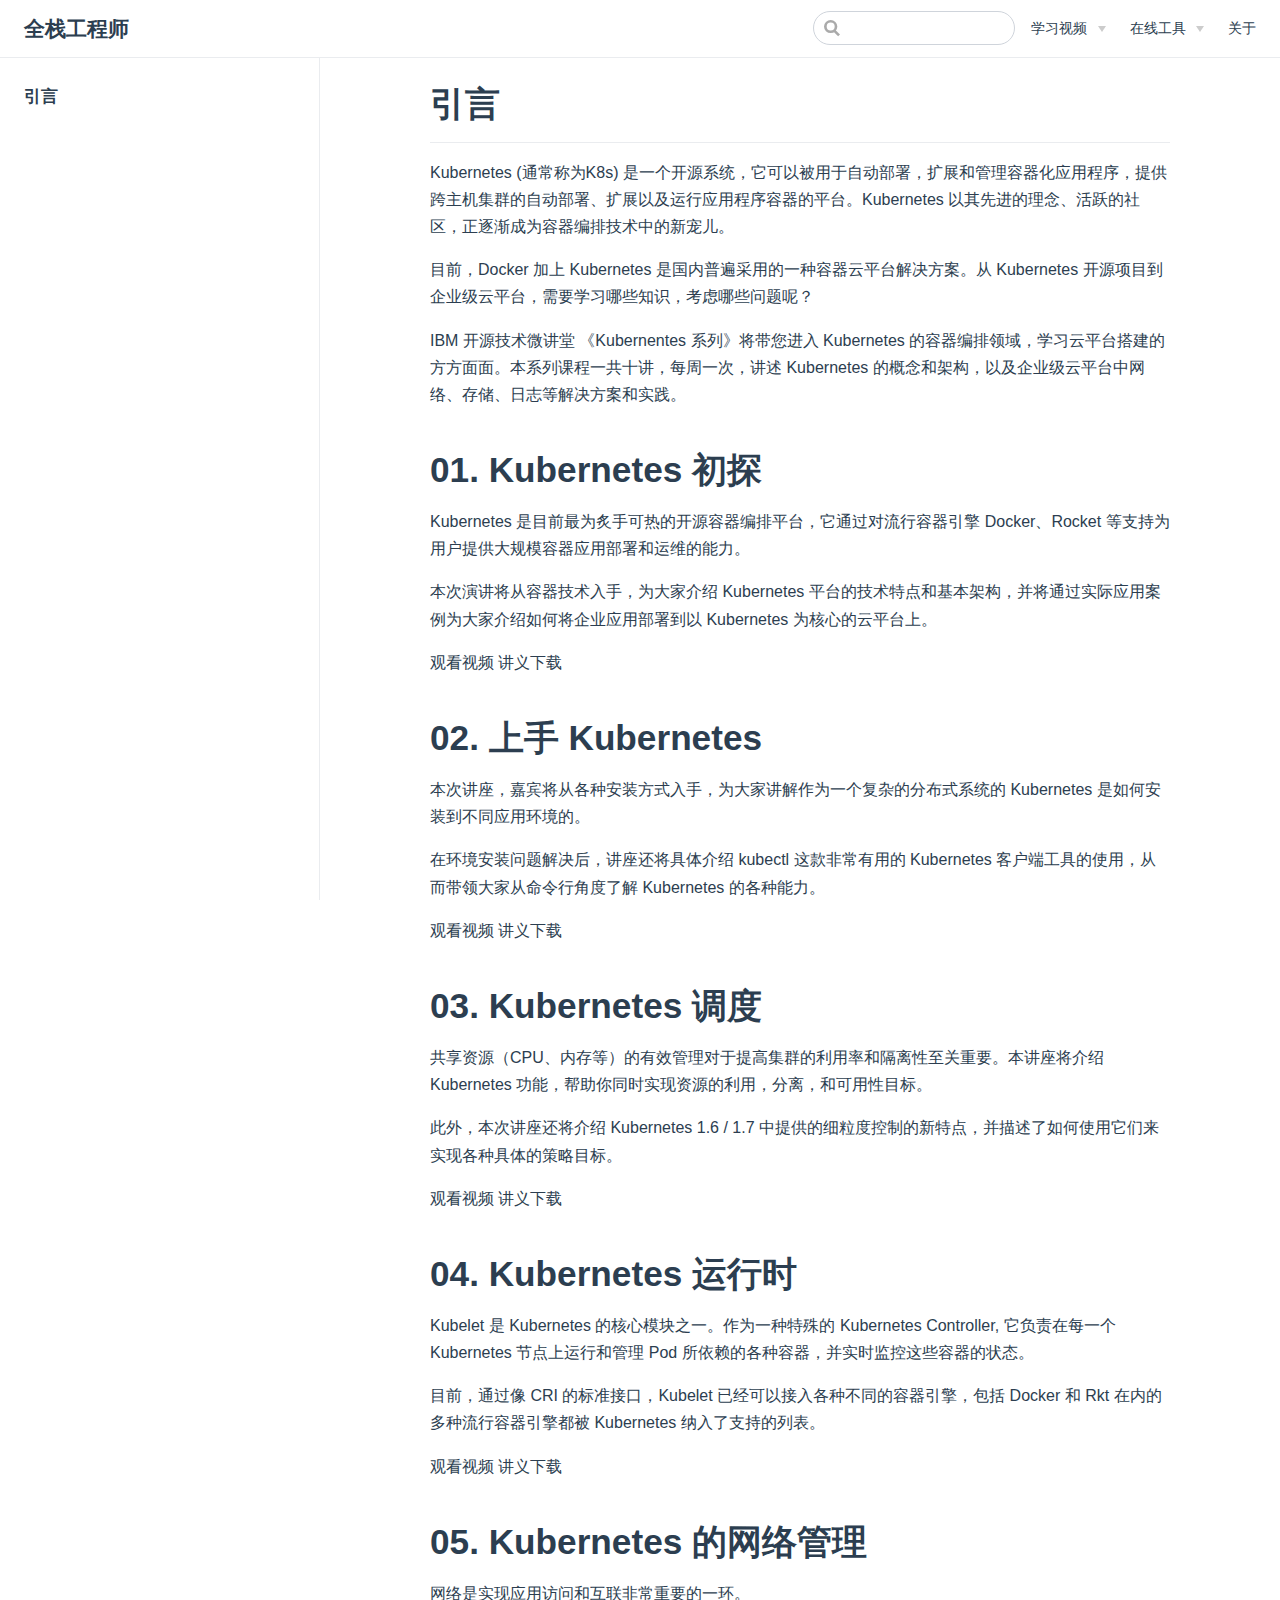
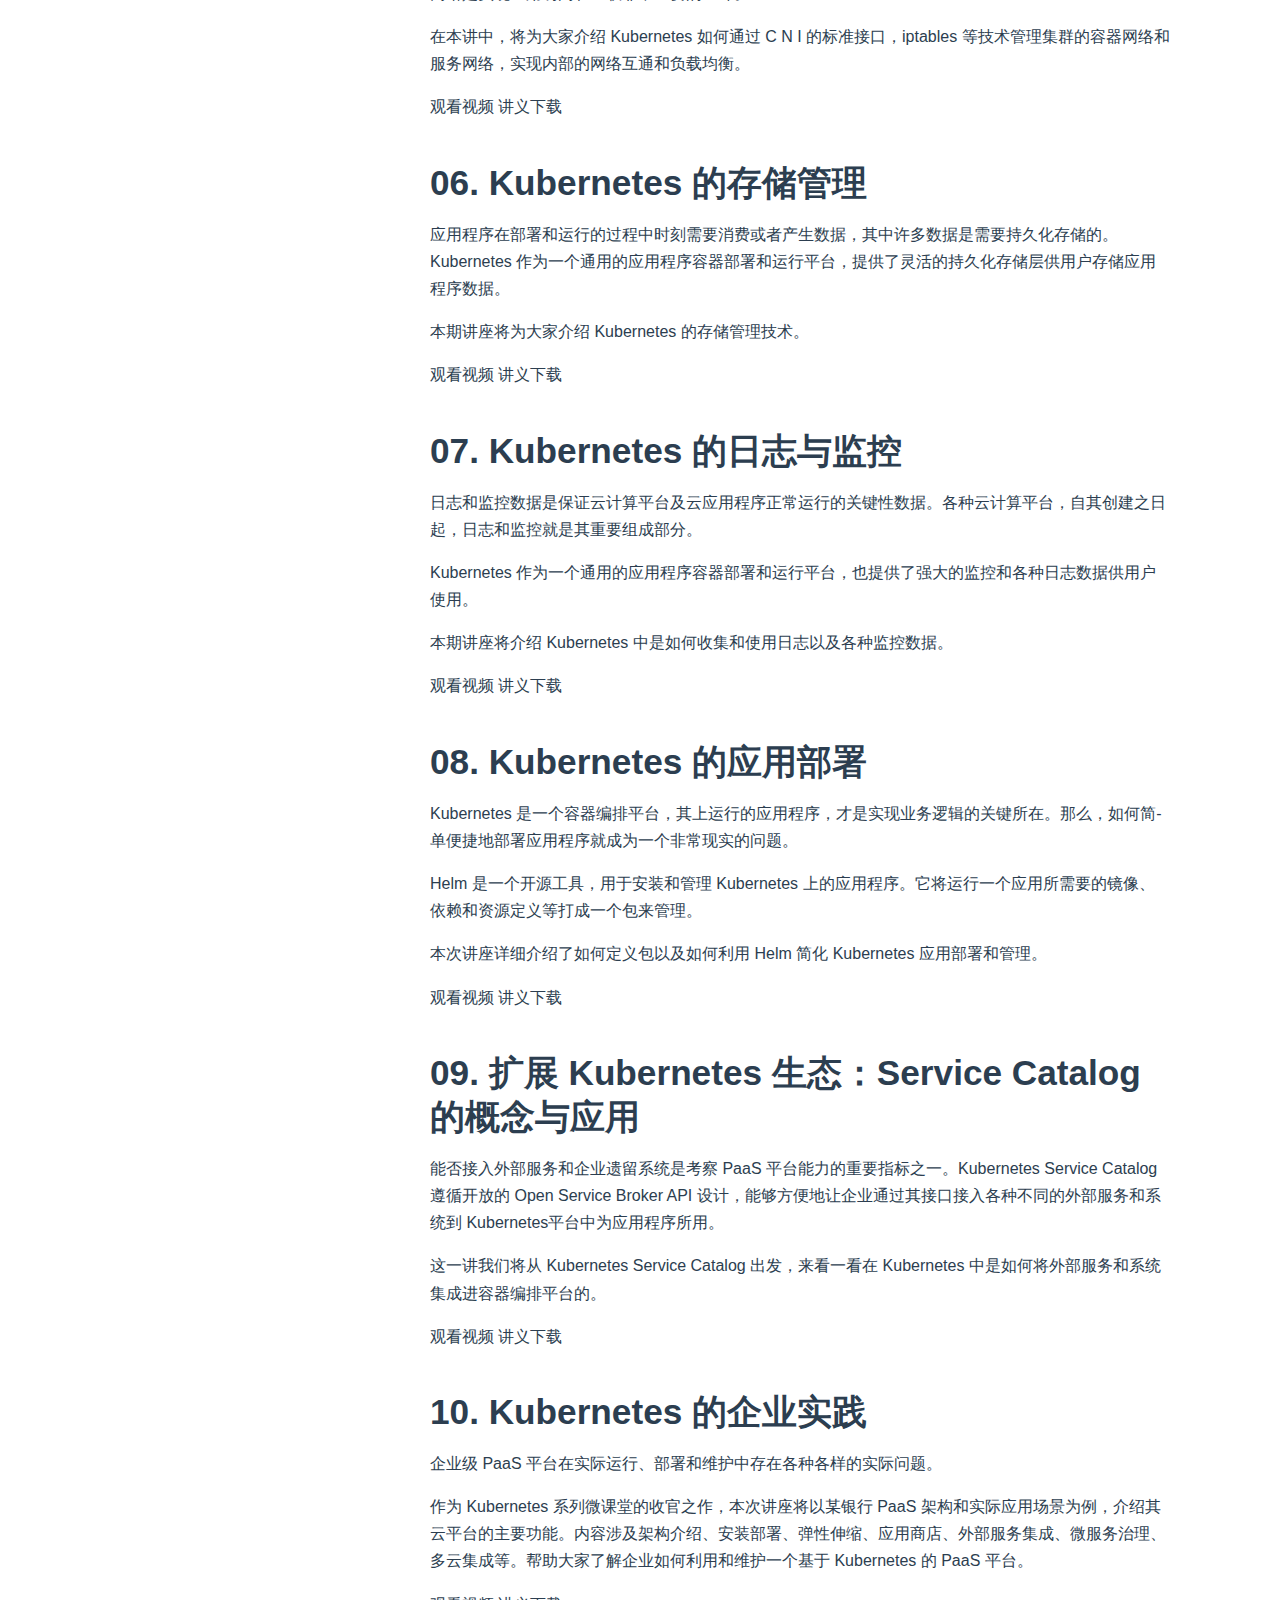
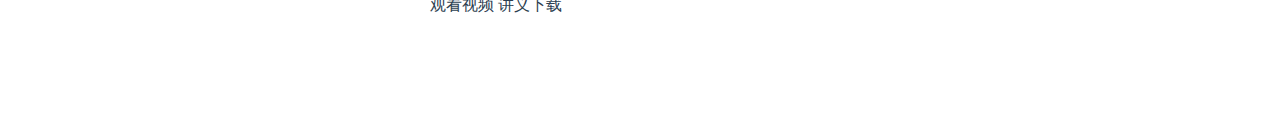
<file: video/kubernetes/index.html>
<!DOCTYPE html>
<html lang="en-US">
  <head>
    <meta charset="utf-8">
    <meta name="viewport" content="width=device-width,initial-scale=1">
    <title>引言 | 全栈工程师</title>
    <meta name="description" content="">
    <link rel="icon" href="/icon.png">
    
    <link rel="preload" href="/assets/css/0.styles.235b69d4.css" as="style"><link rel="preload" href="/assets/js/app.e26ebeb6.js" as="script"><link rel="preload" href="/assets/js/8.5b5ad615.js" as="script"><link rel="prefetch" href="/assets/js/2.4a7dfe84.js"><link rel="prefetch" href="/assets/js/3.7bb06eb2.js"><link rel="prefetch" href="/assets/js/4.ee04ade8.js"><link rel="prefetch" href="/assets/js/5.a7e57855.js"><link rel="prefetch" href="/assets/js/6.c0bef255.js"><link rel="prefetch" href="/assets/js/7.90bda513.js"><link rel="prefetch" href="/assets/js/9.d93e2f94.js">
    <link rel="stylesheet" href="/assets/css/0.styles.235b69d4.css">
  </head>
  <body>
    <div id="app" data-server-rendered="true"><div class="theme-container"><header class="navbar"><div class="sidebar-button"><svg xmlns="http://www.w3.org/2000/svg" aria-hidden="true" role="img" viewBox="0 0 448 512" class="icon"><path fill="currentColor" d="M436 124H12c-6.627 0-12-5.373-12-12V80c0-6.627 5.373-12 12-12h424c6.627 0 12 5.373 12 12v32c0 6.627-5.373 12-12 12zm0 160H12c-6.627 0-12-5.373-12-12v-32c0-6.627 5.373-12 12-12h424c6.627 0 12 5.373 12 12v32c0 6.627-5.373 12-12 12zm0 160H12c-6.627 0-12-5.373-12-12v-32c0-6.627 5.373-12 12-12h424c6.627 0 12 5.373 12 12v32c0 6.627-5.373 12-12 12z"></path></svg></div> <a href="/" class="home-link router-link-active"><!----> <span class="site-name">全栈工程师</span></a> <div class="links" style="max-width:nullpx;"><div class="search-box"><input aria-label="Search" autocomplete="off" spellcheck="false" value=""> <!----></div> <nav class="nav-links can-hide"><div class="nav-item"><div class="dropdown-wrapper"><a class="dropdown-title"><span class="title">学习视频</span> <span class="arrow right"></span></a> <ul class="nav-dropdown" style="display:none;"><li class="dropdown-item"><!----> <a href="/video/docker/" class="nav-link">Docker</a></li><li class="dropdown-item"><!----> <a href="/video/kubernetes/" class="nav-link router-link-exact-active router-link-active">Kubernetes</a></li></ul></div></div><div class="nav-item"><div class="dropdown-wrapper"><a class="dropdown-title"><span class="title">在线工具</span> <span class="arrow right"></span></a> <ul class="nav-dropdown" style="display:none;"><li class="dropdown-item"><h4>在线编辑</h4> <ul class="dropdown-subitem-wrapper"><li class="dropdown-subitem"><a href="https://tool.lu/" target="_blank" rel="noopener noreferrer" class="nav-link external">
  程序员的工具箱
  <svg xmlns="http://www.w3.org/2000/svg" aria-hidden="true" x="0px" y="0px" viewBox="0 0 100 100" width="15" height="15" class="icon outbound"><path fill="currentColor" d="M18.8,85.1h56l0,0c2.2,0,4-1.8,4-4v-32h-8v28h-48v-48h28v-8h-32l0,0c-2.2,0-4,1.8-4,4v56C14.8,83.3,16.6,85.1,18.8,85.1z"></path> <polygon fill="currentColor" points="45.7,48.7 51.3,54.3 77.2,28.5 77.2,37.2 85.2,37.2 85.2,14.9 62.8,14.9 62.8,22.9 71.5,22.9"></polygon></svg></a></li></ul></li><li class="dropdown-item"><h4>在线服务</h4> <ul class="dropdown-subitem-wrapper"><li class="dropdown-subitem"><a href="https://www.processon.com" target="_blank" rel="noopener noreferrer" class="nav-link external">
  processon
  <svg xmlns="http://www.w3.org/2000/svg" aria-hidden="true" x="0px" y="0px" viewBox="0 0 100 100" width="15" height="15" class="icon outbound"><path fill="currentColor" d="M18.8,85.1h56l0,0c2.2,0,4-1.8,4-4v-32h-8v28h-48v-48h28v-8h-32l0,0c-2.2,0-4,1.8-4,4v56C14.8,83.3,16.6,85.1,18.8,85.1z"></path> <polygon fill="currentColor" points="45.7,48.7 51.3,54.3 77.2,28.5 77.2,37.2 85.2,37.2 85.2,14.9 62.8,14.9 62.8,22.9 71.5,22.9"></polygon></svg></a></li><li class="dropdown-subitem"><a href="https://www.tapd.cn/" target="_blank" rel="noopener noreferrer" class="nav-link external">
  tapd
  <svg xmlns="http://www.w3.org/2000/svg" aria-hidden="true" x="0px" y="0px" viewBox="0 0 100 100" width="15" height="15" class="icon outbound"><path fill="currentColor" d="M18.8,85.1h56l0,0c2.2,0,4-1.8,4-4v-32h-8v28h-48v-48h28v-8h-32l0,0c-2.2,0-4,1.8-4,4v56C14.8,83.3,16.6,85.1,18.8,85.1z"></path> <polygon fill="currentColor" points="45.7,48.7 51.3,54.3 77.2,28.5 77.2,37.2 85.2,37.2 85.2,14.9 62.8,14.9 62.8,22.9 71.5,22.9"></polygon></svg></a></li></ul></li><li class="dropdown-item"><h4>趋势分析</h4> <ul class="dropdown-subitem-wrapper"><li class="dropdown-subitem"><a href="https://trends.google.com/trends/?geo=US" target="_blank" rel="noopener noreferrer" class="nav-link external">
  谷歌趋势
  <svg xmlns="http://www.w3.org/2000/svg" aria-hidden="true" x="0px" y="0px" viewBox="0 0 100 100" width="15" height="15" class="icon outbound"><path fill="currentColor" d="M18.8,85.1h56l0,0c2.2,0,4-1.8,4-4v-32h-8v28h-48v-48h28v-8h-32l0,0c-2.2,0-4,1.8-4,4v56C14.8,83.3,16.6,85.1,18.8,85.1z"></path> <polygon fill="currentColor" points="45.7,48.7 51.3,54.3 77.2,28.5 77.2,37.2 85.2,37.2 85.2,14.9 62.8,14.9 62.8,22.9 71.5,22.9"></polygon></svg></a></li><li class="dropdown-subitem"><a href="http://index.baidu.com/v2/index.html#/" target="_blank" rel="noopener noreferrer" class="nav-link external">
  百度指数
  <svg xmlns="http://www.w3.org/2000/svg" aria-hidden="true" x="0px" y="0px" viewBox="0 0 100 100" width="15" height="15" class="icon outbound"><path fill="currentColor" d="M18.8,85.1h56l0,0c2.2,0,4-1.8,4-4v-32h-8v28h-48v-48h28v-8h-32l0,0c-2.2,0-4,1.8-4,4v56C14.8,83.3,16.6,85.1,18.8,85.1z"></path> <polygon fill="currentColor" points="45.7,48.7 51.3,54.3 77.2,28.5 77.2,37.2 85.2,37.2 85.2,14.9 62.8,14.9 62.8,22.9 71.5,22.9"></polygon></svg></a></li><li class="dropdown-subitem"><a href="https://tongji.baidu.com/data/browser" target="_blank" rel="noopener noreferrer" class="nav-link external">
  百度数据研究院
  <svg xmlns="http://www.w3.org/2000/svg" aria-hidden="true" x="0px" y="0px" viewBox="0 0 100 100" width="15" height="15" class="icon outbound"><path fill="currentColor" d="M18.8,85.1h56l0,0c2.2,0,4-1.8,4-4v-32h-8v28h-48v-48h28v-8h-32l0,0c-2.2,0-4,1.8-4,4v56C14.8,83.3,16.6,85.1,18.8,85.1z"></path> <polygon fill="currentColor" points="45.7,48.7 51.3,54.3 77.2,28.5 77.2,37.2 85.2,37.2 85.2,14.9 62.8,14.9 62.8,22.9 71.5,22.9"></polygon></svg></a></li></ul></li></ul></div></div><div class="nav-item"><a href="/about.html" class="nav-link">关于</a></div> <!----></nav></div></header> <div class="sidebar-mask"></div> <div class="sidebar"><nav class="nav-links"><div class="nav-item"><div class="dropdown-wrapper"><a class="dropdown-title"><span class="title">学习视频</span> <span class="arrow right"></span></a> <ul class="nav-dropdown" style="display:none;"><li class="dropdown-item"><!----> <a href="/video/docker/" class="nav-link">Docker</a></li><li class="dropdown-item"><!----> <a href="/video/kubernetes/" class="nav-link router-link-exact-active router-link-active">Kubernetes</a></li></ul></div></div><div class="nav-item"><div class="dropdown-wrapper"><a class="dropdown-title"><span class="title">在线工具</span> <span class="arrow right"></span></a> <ul class="nav-dropdown" style="display:none;"><li class="dropdown-item"><h4>在线编辑</h4> <ul class="dropdown-subitem-wrapper"><li class="dropdown-subitem"><a href="https://tool.lu/" target="_blank" rel="noopener noreferrer" class="nav-link external">
  程序员的工具箱
  <svg xmlns="http://www.w3.org/2000/svg" aria-hidden="true" x="0px" y="0px" viewBox="0 0 100 100" width="15" height="15" class="icon outbound"><path fill="currentColor" d="M18.8,85.1h56l0,0c2.2,0,4-1.8,4-4v-32h-8v28h-48v-48h28v-8h-32l0,0c-2.2,0-4,1.8-4,4v56C14.8,83.3,16.6,85.1,18.8,85.1z"></path> <polygon fill="currentColor" points="45.7,48.7 51.3,54.3 77.2,28.5 77.2,37.2 85.2,37.2 85.2,14.9 62.8,14.9 62.8,22.9 71.5,22.9"></polygon></svg></a></li></ul></li><li class="dropdown-item"><h4>在线服务</h4> <ul class="dropdown-subitem-wrapper"><li class="dropdown-subitem"><a href="https://www.processon.com" target="_blank" rel="noopener noreferrer" class="nav-link external">
  processon
  <svg xmlns="http://www.w3.org/2000/svg" aria-hidden="true" x="0px" y="0px" viewBox="0 0 100 100" width="15" height="15" class="icon outbound"><path fill="currentColor" d="M18.8,85.1h56l0,0c2.2,0,4-1.8,4-4v-32h-8v28h-48v-48h28v-8h-32l0,0c-2.2,0-4,1.8-4,4v56C14.8,83.3,16.6,85.1,18.8,85.1z"></path> <polygon fill="currentColor" points="45.7,48.7 51.3,54.3 77.2,28.5 77.2,37.2 85.2,37.2 85.2,14.9 62.8,14.9 62.8,22.9 71.5,22.9"></polygon></svg></a></li><li class="dropdown-subitem"><a href="https://www.tapd.cn/" target="_blank" rel="noopener noreferrer" class="nav-link external">
  tapd
  <svg xmlns="http://www.w3.org/2000/svg" aria-hidden="true" x="0px" y="0px" viewBox="0 0 100 100" width="15" height="15" class="icon outbound"><path fill="currentColor" d="M18.8,85.1h56l0,0c2.2,0,4-1.8,4-4v-32h-8v28h-48v-48h28v-8h-32l0,0c-2.2,0-4,1.8-4,4v56C14.8,83.3,16.6,85.1,18.8,85.1z"></path> <polygon fill="currentColor" points="45.7,48.7 51.3,54.3 77.2,28.5 77.2,37.2 85.2,37.2 85.2,14.9 62.8,14.9 62.8,22.9 71.5,22.9"></polygon></svg></a></li></ul></li><li class="dropdown-item"><h4>趋势分析</h4> <ul class="dropdown-subitem-wrapper"><li class="dropdown-subitem"><a href="https://trends.google.com/trends/?geo=US" target="_blank" rel="noopener noreferrer" class="nav-link external">
  谷歌趋势
  <svg xmlns="http://www.w3.org/2000/svg" aria-hidden="true" x="0px" y="0px" viewBox="0 0 100 100" width="15" height="15" class="icon outbound"><path fill="currentColor" d="M18.8,85.1h56l0,0c2.2,0,4-1.8,4-4v-32h-8v28h-48v-48h28v-8h-32l0,0c-2.2,0-4,1.8-4,4v56C14.8,83.3,16.6,85.1,18.8,85.1z"></path> <polygon fill="currentColor" points="45.7,48.7 51.3,54.3 77.2,28.5 77.2,37.2 85.2,37.2 85.2,14.9 62.8,14.9 62.8,22.9 71.5,22.9"></polygon></svg></a></li><li class="dropdown-subitem"><a href="http://index.baidu.com/v2/index.html#/" target="_blank" rel="noopener noreferrer" class="nav-link external">
  百度指数
  <svg xmlns="http://www.w3.org/2000/svg" aria-hidden="true" x="0px" y="0px" viewBox="0 0 100 100" width="15" height="15" class="icon outbound"><path fill="currentColor" d="M18.8,85.1h56l0,0c2.2,0,4-1.8,4-4v-32h-8v28h-48v-48h28v-8h-32l0,0c-2.2,0-4,1.8-4,4v56C14.8,83.3,16.6,85.1,18.8,85.1z"></path> <polygon fill="currentColor" points="45.7,48.7 51.3,54.3 77.2,28.5 77.2,37.2 85.2,37.2 85.2,14.9 62.8,14.9 62.8,22.9 71.5,22.9"></polygon></svg></a></li><li class="dropdown-subitem"><a href="https://tongji.baidu.com/data/browser" target="_blank" rel="noopener noreferrer" class="nav-link external">
  百度数据研究院
  <svg xmlns="http://www.w3.org/2000/svg" aria-hidden="true" x="0px" y="0px" viewBox="0 0 100 100" width="15" height="15" class="icon outbound"><path fill="currentColor" d="M18.8,85.1h56l0,0c2.2,0,4-1.8,4-4v-32h-8v28h-48v-48h28v-8h-32l0,0c-2.2,0-4,1.8-4,4v56C14.8,83.3,16.6,85.1,18.8,85.1z"></path> <polygon fill="currentColor" points="45.7,48.7 51.3,54.3 77.2,28.5 77.2,37.2 85.2,37.2 85.2,14.9 62.8,14.9 62.8,22.9 71.5,22.9"></polygon></svg></a></li></ul></li></ul></div></div><div class="nav-item"><a href="/about.html" class="nav-link">关于</a></div> <!----></nav>  <ul class="sidebar-links"><li><div class="sidebar-group first"><p class="sidebar-heading open"><span>引言</span> <!----></p> <ul class="sidebar-group-items"></ul></div></li></ul> </div> <div class="page"> <div class="content"><h1 id="引言"><a href="#引言" aria-hidden="true" class="header-anchor">#</a> 引言</h1> <hr> <p>Kubernetes (通常称为K8s) 是一个开源系统，它可以被用于自动部署，扩展和管理容器化应用程序，提供跨主机集群的自动部署、扩展以及运行应用程序容器的平台。Kubernetes 以其先进的理念、活跃的社区，正逐渐成为容器编排技术中的新宠儿。</p> <p>目前，Docker 加上 Kubernetes 是国内普遍采用的一种容器云平台解决方案。从 Kubernetes 开源项目到企业级云平台，需要学习哪些知识，考虑哪些问题呢？</p> <p>IBM 开源技术微讲堂 《Kubernentes 系列》将带您进入 Kubernetes 的容器编排领域，学习云平台搭建的方方面面。本系列课程一共十讲，每周一次，讲述 Kubernetes 的概念和架构，以及企业级云平台中网络、存储、日志等解决方案和实践。</p> <h1 id="_01-kubernetes-初探"><a href="#_01-kubernetes-初探" aria-hidden="true" class="header-anchor">#</a> 01. Kubernetes 初探</h1> <p>Kubernetes 是目前最为炙手可热的开源容器编排平台，它通过对流行容器引擎 Docker、Rocket 等支持为用户提供大规模容器应用部署和运维的能力。</p> <p>本次演讲将从容器技术入手，为大家介绍 Kubernetes 平台的技术特点和基本架构，并将通过实际应用案例为大家介绍如何将企业应用部署到以 Kubernetes 为核心的云平台上。</p> <p>观看视频 讲义下载</p> <h1 id="_02-上手-kubernetes"><a href="#_02-上手-kubernetes" aria-hidden="true" class="header-anchor">#</a> 02. 上手 Kubernetes</h1> <p>本次讲座，嘉宾将从各种安装方式入手，为大家讲解作为一个复杂的分布式系统的 Kubernetes 是如何安装到不同应用环境的。</p> <p>在环境安装问题解决后，讲座还将具体介绍 kubectl 这款非常有用的 Kubernetes 客户端工具的使用，从而带领大家从命令行角度了解 Kubernetes 的各种能力。</p> <p>观看视频 讲义下载</p> <h1 id="_03-kubernetes-调度"><a href="#_03-kubernetes-调度" aria-hidden="true" class="header-anchor">#</a> 03. Kubernetes 调度</h1> <p>共享资源（CPU、内存等）的有效管理对于提高集群的利用率和隔离性至关重要。本讲座将介绍 Kubernetes 功能，帮助你同时实现资源的利用，分离，和可用性目标。</p> <p>此外，本次讲座还将介绍 Kubernetes 1.6 / 1.7 中提供的细粒度控制的新特点，并描述了如何使用它们来实现各种具体的策略目标。</p> <p>观看视频 讲义下载</p> <h1 id="_04-kubernetes-运行时"><a href="#_04-kubernetes-运行时" aria-hidden="true" class="header-anchor">#</a> 04. Kubernetes 运行时</h1> <p>Kubelet 是 Kubernetes 的核心模块之一。作为一种特殊的 Kubernetes Controller, 它负责在每一个 Kubernetes 节点上运行和管理 Pod 所依赖的各种容器，并实时监控这些容器的状态。</p> <p>目前，通过像 CRI 的标准接口，Kubelet 已经可以接入各种不同的容器引擎，包括 Docker 和 Rkt 在内的多种流行容器引擎都被 Kubernetes 纳入了支持的列表。</p> <p>观看视频 讲义下载</p> <h1 id="_05-kubernetes-的网络管理"><a href="#_05-kubernetes-的网络管理" aria-hidden="true" class="header-anchor">#</a> 05. Kubernetes 的网络管理</h1> <p>网络是实现应用访问和互联非常重要的一环。</p> <p>在本讲中，将为大家介绍 Kubernetes 如何通过 C N I 的标准接口，iptables 等技术管理集群的容器网络和服务网络，实现内部的网络互通和负载均衡。</p> <p>观看视频 讲义下载</p> <h1 id="_06-kubernetes-的存储管理"><a href="#_06-kubernetes-的存储管理" aria-hidden="true" class="header-anchor">#</a> 06. Kubernetes 的存储管理</h1> <p>应用程序在部署和运行的过程中时刻需要消费或者产生数据，其中许多数据是需要持久化存储的。Kubernetes 作为一个通用的应用程序容器部署和运行平台，提供了灵活的持久化存储层供用户存储应用程序数据。</p> <p>本期讲座将为大家介绍 Kubernetes 的存储管理技术。</p> <p>观看视频 讲义下载</p> <h1 id="_07-kubernetes-的日志与监控"><a href="#_07-kubernetes-的日志与监控" aria-hidden="true" class="header-anchor">#</a> 07. Kubernetes 的日志与监控</h1> <p>日志和监控数据是保证云计算平台及云应用程序正常运行的关键性数据。各种云计算平台，自其创建之日起，日志和监控就是其重要组成部分。</p> <p>Kubernetes 作为一个通用的应用程序容器部署和运行平台，也提供了强大的监控和各种日志数据供用户使用。</p> <p>本期讲座将介绍 Kubernetes 中是如何收集和使用日志以及各种监控数据。</p> <p>观看视频 讲义下载</p> <h1 id="_08-kubernetes-的应用部署"><a href="#_08-kubernetes-的应用部署" aria-hidden="true" class="header-anchor">#</a> 08. Kubernetes 的应用部署</h1> <p>Kubernetes 是一个容器编排平台，其上运行的应用程序，才是实现业务逻辑的关键所在。那么，如何简­­单便捷地部署应用程序就成为一个非常现实的问题。</p> <p>Helm 是一个开源工具，用于安装和管理 Kubernetes 上的应用程序。它将运行一个应用所需要的镜像、依赖和资源定义等打成一个包来管理。</p> <p>本次讲座详细介绍了如何定义包以及如何利用 Helm 简化 Kubernetes 应用部署和管理。</p> <p>观看视频 讲义下载</p> <h1 id="_09-扩展-kubernetes-生态：service-catalog-的概念与应用"><a href="#_09-扩展-kubernetes-生态：service-catalog-的概念与应用" aria-hidden="true" class="header-anchor">#</a> 09. 扩展 Kubernetes 生态：Service Catalog 的概念与应用</h1> <p>能否接入外部服务和企业遗留系统是考察 PaaS 平台能力的重要指标之一。Kubernetes Service Catalog 遵循开放的 Open Service Broker API 设计，能够方便地让企业通过其接口接入各种不同的外部服务和系统到 Kubernetes平台中为应用程序所用。</p> <p>这一讲我们将从 Kubernetes Service Catalog 出发，来看一看在 Kubernetes 中是如何将外部服务和系统集成进容器编排平台的。</p> <p>观看视频 讲义下载</p> <h1 id="_10-kubernetes-的企业实践"><a href="#_10-kubernetes-的企业实践" aria-hidden="true" class="header-anchor">#</a> 10. Kubernetes 的企业实践</h1> <p>企业级 PaaS 平台在实际运行、部署和维护中存在各种各样的实际问题。</p> <p>作为 Kubernetes 系列微课堂的收官之作，本次讲座将以某银行 PaaS 架构和实际应用场景为例，介绍其云平台的主要功能。内容涉及架构介绍、安装部署、弹性伸缩、应用商店、外部服务集成、微服务治理、多云集成等。帮助大家了解企业如何利用和维护一个基于 Kubernetes 的 PaaS 平台。</p> <p>观看视频 讲义下载</p></div> <div class="page-edit"><!----> <!----></div> <!----> </div> <!----></div></div>
    <script src="/assets/js/app.e26ebeb6.js" defer></script><script src="/assets/js/8.5b5ad615.js" defer></script>
  </body>
</html>
</file>
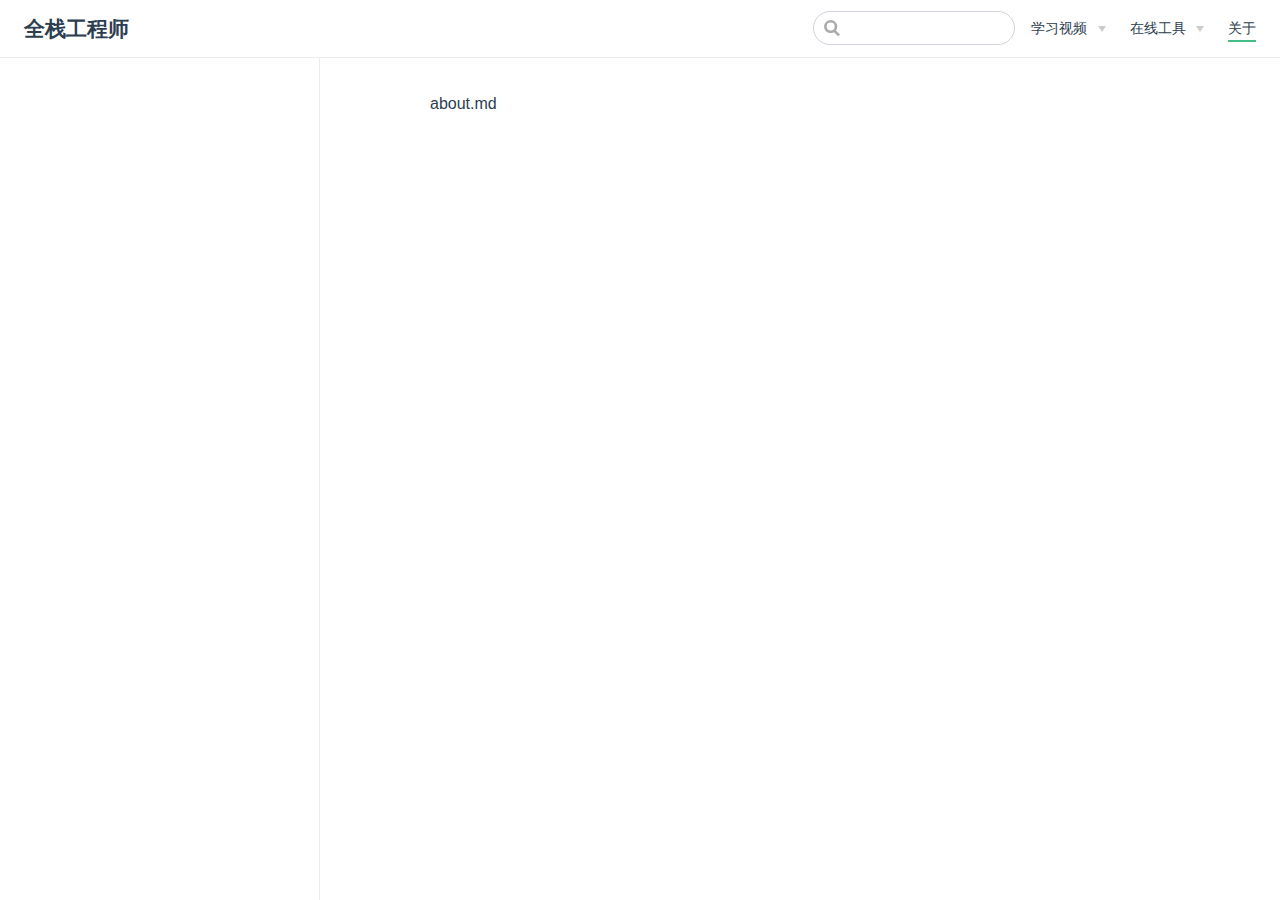
<file: about.html>
<!DOCTYPE html>
<html lang="en-US">
  <head>
    <meta charset="utf-8">
    <meta name="viewport" content="width=device-width,initial-scale=1">
    <title>全栈工程师</title>
    <meta name="description" content="">
    <link rel="icon" href="/icon.png">
    
    <link rel="preload" href="/assets/css/0.styles.235b69d4.css" as="style"><link rel="preload" href="/assets/js/app.e26ebeb6.js" as="script"><link rel="preload" href="/assets/js/4.ee04ade8.js" as="script"><link rel="prefetch" href="/assets/js/2.4a7dfe84.js"><link rel="prefetch" href="/assets/js/3.7bb06eb2.js"><link rel="prefetch" href="/assets/js/5.a7e57855.js"><link rel="prefetch" href="/assets/js/6.c0bef255.js"><link rel="prefetch" href="/assets/js/7.90bda513.js"><link rel="prefetch" href="/assets/js/8.5b5ad615.js"><link rel="prefetch" href="/assets/js/9.d93e2f94.js">
    <link rel="stylesheet" href="/assets/css/0.styles.235b69d4.css">
  </head>
  <body>
    <div id="app" data-server-rendered="true"><div class="theme-container"><header class="navbar"><div class="sidebar-button"><svg xmlns="http://www.w3.org/2000/svg" aria-hidden="true" role="img" viewBox="0 0 448 512" class="icon"><path fill="currentColor" d="M436 124H12c-6.627 0-12-5.373-12-12V80c0-6.627 5.373-12 12-12h424c6.627 0 12 5.373 12 12v32c0 6.627-5.373 12-12 12zm0 160H12c-6.627 0-12-5.373-12-12v-32c0-6.627 5.373-12 12-12h424c6.627 0 12 5.373 12 12v32c0 6.627-5.373 12-12 12zm0 160H12c-6.627 0-12-5.373-12-12v-32c0-6.627 5.373-12 12-12h424c6.627 0 12 5.373 12 12v32c0 6.627-5.373 12-12 12z"></path></svg></div> <a href="/" class="home-link router-link-active"><!----> <span class="site-name">全栈工程师</span></a> <div class="links" style="max-width:nullpx;"><div class="search-box"><input aria-label="Search" autocomplete="off" spellcheck="false" value=""> <!----></div> <nav class="nav-links can-hide"><div class="nav-item"><div class="dropdown-wrapper"><a class="dropdown-title"><span class="title">学习视频</span> <span class="arrow right"></span></a> <ul class="nav-dropdown" style="display:none;"><li class="dropdown-item"><!----> <a href="/video/docker/" class="nav-link">Docker</a></li><li class="dropdown-item"><!----> <a href="/video/kubernetes/" class="nav-link">Kubernetes</a></li></ul></div></div><div class="nav-item"><div class="dropdown-wrapper"><a class="dropdown-title"><span class="title">在线工具</span> <span class="arrow right"></span></a> <ul class="nav-dropdown" style="display:none;"><li class="dropdown-item"><h4>在线编辑</h4> <ul class="dropdown-subitem-wrapper"><li class="dropdown-subitem"><a href="https://tool.lu/" target="_blank" rel="noopener noreferrer" class="nav-link external">
  程序员的工具箱
  <svg xmlns="http://www.w3.org/2000/svg" aria-hidden="true" x="0px" y="0px" viewBox="0 0 100 100" width="15" height="15" class="icon outbound"><path fill="currentColor" d="M18.8,85.1h56l0,0c2.2,0,4-1.8,4-4v-32h-8v28h-48v-48h28v-8h-32l0,0c-2.2,0-4,1.8-4,4v56C14.8,83.3,16.6,85.1,18.8,85.1z"></path> <polygon fill="currentColor" points="45.7,48.7 51.3,54.3 77.2,28.5 77.2,37.2 85.2,37.2 85.2,14.9 62.8,14.9 62.8,22.9 71.5,22.9"></polygon></svg></a></li></ul></li><li class="dropdown-item"><h4>在线服务</h4> <ul class="dropdown-subitem-wrapper"><li class="dropdown-subitem"><a href="https://www.processon.com" target="_blank" rel="noopener noreferrer" class="nav-link external">
  processon
  <svg xmlns="http://www.w3.org/2000/svg" aria-hidden="true" x="0px" y="0px" viewBox="0 0 100 100" width="15" height="15" class="icon outbound"><path fill="currentColor" d="M18.8,85.1h56l0,0c2.2,0,4-1.8,4-4v-32h-8v28h-48v-48h28v-8h-32l0,0c-2.2,0-4,1.8-4,4v56C14.8,83.3,16.6,85.1,18.8,85.1z"></path> <polygon fill="currentColor" points="45.7,48.7 51.3,54.3 77.2,28.5 77.2,37.2 85.2,37.2 85.2,14.9 62.8,14.9 62.8,22.9 71.5,22.9"></polygon></svg></a></li><li class="dropdown-subitem"><a href="https://www.tapd.cn/" target="_blank" rel="noopener noreferrer" class="nav-link external">
  tapd
  <svg xmlns="http://www.w3.org/2000/svg" aria-hidden="true" x="0px" y="0px" viewBox="0 0 100 100" width="15" height="15" class="icon outbound"><path fill="currentColor" d="M18.8,85.1h56l0,0c2.2,0,4-1.8,4-4v-32h-8v28h-48v-48h28v-8h-32l0,0c-2.2,0-4,1.8-4,4v56C14.8,83.3,16.6,85.1,18.8,85.1z"></path> <polygon fill="currentColor" points="45.7,48.7 51.3,54.3 77.2,28.5 77.2,37.2 85.2,37.2 85.2,14.9 62.8,14.9 62.8,22.9 71.5,22.9"></polygon></svg></a></li></ul></li><li class="dropdown-item"><h4>趋势分析</h4> <ul class="dropdown-subitem-wrapper"><li class="dropdown-subitem"><a href="https://trends.google.com/trends/?geo=US" target="_blank" rel="noopener noreferrer" class="nav-link external">
  谷歌趋势
  <svg xmlns="http://www.w3.org/2000/svg" aria-hidden="true" x="0px" y="0px" viewBox="0 0 100 100" width="15" height="15" class="icon outbound"><path fill="currentColor" d="M18.8,85.1h56l0,0c2.2,0,4-1.8,4-4v-32h-8v28h-48v-48h28v-8h-32l0,0c-2.2,0-4,1.8-4,4v56C14.8,83.3,16.6,85.1,18.8,85.1z"></path> <polygon fill="currentColor" points="45.7,48.7 51.3,54.3 77.2,28.5 77.2,37.2 85.2,37.2 85.2,14.9 62.8,14.9 62.8,22.9 71.5,22.9"></polygon></svg></a></li><li class="dropdown-subitem"><a href="http://index.baidu.com/v2/index.html#/" target="_blank" rel="noopener noreferrer" class="nav-link external">
  百度指数
  <svg xmlns="http://www.w3.org/2000/svg" aria-hidden="true" x="0px" y="0px" viewBox="0 0 100 100" width="15" height="15" class="icon outbound"><path fill="currentColor" d="M18.8,85.1h56l0,0c2.2,0,4-1.8,4-4v-32h-8v28h-48v-48h28v-8h-32l0,0c-2.2,0-4,1.8-4,4v56C14.8,83.3,16.6,85.1,18.8,85.1z"></path> <polygon fill="currentColor" points="45.7,48.7 51.3,54.3 77.2,28.5 77.2,37.2 85.2,37.2 85.2,14.9 62.8,14.9 62.8,22.9 71.5,22.9"></polygon></svg></a></li><li class="dropdown-subitem"><a href="https://tongji.baidu.com/data/browser" target="_blank" rel="noopener noreferrer" class="nav-link external">
  百度数据研究院
  <svg xmlns="http://www.w3.org/2000/svg" aria-hidden="true" x="0px" y="0px" viewBox="0 0 100 100" width="15" height="15" class="icon outbound"><path fill="currentColor" d="M18.8,85.1h56l0,0c2.2,0,4-1.8,4-4v-32h-8v28h-48v-48h28v-8h-32l0,0c-2.2,0-4,1.8-4,4v56C14.8,83.3,16.6,85.1,18.8,85.1z"></path> <polygon fill="currentColor" points="45.7,48.7 51.3,54.3 77.2,28.5 77.2,37.2 85.2,37.2 85.2,14.9 62.8,14.9 62.8,22.9 71.5,22.9"></polygon></svg></a></li></ul></li></ul></div></div><div class="nav-item"><a href="/about.html" class="nav-link router-link-exact-active router-link-active">关于</a></div> <!----></nav></div></header> <div class="sidebar-mask"></div> <div class="sidebar"><nav class="nav-links"><div class="nav-item"><div class="dropdown-wrapper"><a class="dropdown-title"><span class="title">学习视频</span> <span class="arrow right"></span></a> <ul class="nav-dropdown" style="display:none;"><li class="dropdown-item"><!----> <a href="/video/docker/" class="nav-link">Docker</a></li><li class="dropdown-item"><!----> <a href="/video/kubernetes/" class="nav-link">Kubernetes</a></li></ul></div></div><div class="nav-item"><div class="dropdown-wrapper"><a class="dropdown-title"><span class="title">在线工具</span> <span class="arrow right"></span></a> <ul class="nav-dropdown" style="display:none;"><li class="dropdown-item"><h4>在线编辑</h4> <ul class="dropdown-subitem-wrapper"><li class="dropdown-subitem"><a href="https://tool.lu/" target="_blank" rel="noopener noreferrer" class="nav-link external">
  程序员的工具箱
  <svg xmlns="http://www.w3.org/2000/svg" aria-hidden="true" x="0px" y="0px" viewBox="0 0 100 100" width="15" height="15" class="icon outbound"><path fill="currentColor" d="M18.8,85.1h56l0,0c2.2,0,4-1.8,4-4v-32h-8v28h-48v-48h28v-8h-32l0,0c-2.2,0-4,1.8-4,4v56C14.8,83.3,16.6,85.1,18.8,85.1z"></path> <polygon fill="currentColor" points="45.7,48.7 51.3,54.3 77.2,28.5 77.2,37.2 85.2,37.2 85.2,14.9 62.8,14.9 62.8,22.9 71.5,22.9"></polygon></svg></a></li></ul></li><li class="dropdown-item"><h4>在线服务</h4> <ul class="dropdown-subitem-wrapper"><li class="dropdown-subitem"><a href="https://www.processon.com" target="_blank" rel="noopener noreferrer" class="nav-link external">
  processon
  <svg xmlns="http://www.w3.org/2000/svg" aria-hidden="true" x="0px" y="0px" viewBox="0 0 100 100" width="15" height="15" class="icon outbound"><path fill="currentColor" d="M18.8,85.1h56l0,0c2.2,0,4-1.8,4-4v-32h-8v28h-48v-48h28v-8h-32l0,0c-2.2,0-4,1.8-4,4v56C14.8,83.3,16.6,85.1,18.8,85.1z"></path> <polygon fill="currentColor" points="45.7,48.7 51.3,54.3 77.2,28.5 77.2,37.2 85.2,37.2 85.2,14.9 62.8,14.9 62.8,22.9 71.5,22.9"></polygon></svg></a></li><li class="dropdown-subitem"><a href="https://www.tapd.cn/" target="_blank" rel="noopener noreferrer" class="nav-link external">
  tapd
  <svg xmlns="http://www.w3.org/2000/svg" aria-hidden="true" x="0px" y="0px" viewBox="0 0 100 100" width="15" height="15" class="icon outbound"><path fill="currentColor" d="M18.8,85.1h56l0,0c2.2,0,4-1.8,4-4v-32h-8v28h-48v-48h28v-8h-32l0,0c-2.2,0-4,1.8-4,4v56C14.8,83.3,16.6,85.1,18.8,85.1z"></path> <polygon fill="currentColor" points="45.7,48.7 51.3,54.3 77.2,28.5 77.2,37.2 85.2,37.2 85.2,14.9 62.8,14.9 62.8,22.9 71.5,22.9"></polygon></svg></a></li></ul></li><li class="dropdown-item"><h4>趋势分析</h4> <ul class="dropdown-subitem-wrapper"><li class="dropdown-subitem"><a href="https://trends.google.com/trends/?geo=US" target="_blank" rel="noopener noreferrer" class="nav-link external">
  谷歌趋势
  <svg xmlns="http://www.w3.org/2000/svg" aria-hidden="true" x="0px" y="0px" viewBox="0 0 100 100" width="15" height="15" class="icon outbound"><path fill="currentColor" d="M18.8,85.1h56l0,0c2.2,0,4-1.8,4-4v-32h-8v28h-48v-48h28v-8h-32l0,0c-2.2,0-4,1.8-4,4v56C14.8,83.3,16.6,85.1,18.8,85.1z"></path> <polygon fill="currentColor" points="45.7,48.7 51.3,54.3 77.2,28.5 77.2,37.2 85.2,37.2 85.2,14.9 62.8,14.9 62.8,22.9 71.5,22.9"></polygon></svg></a></li><li class="dropdown-subitem"><a href="http://index.baidu.com/v2/index.html#/" target="_blank" rel="noopener noreferrer" class="nav-link external">
  百度指数
  <svg xmlns="http://www.w3.org/2000/svg" aria-hidden="true" x="0px" y="0px" viewBox="0 0 100 100" width="15" height="15" class="icon outbound"><path fill="currentColor" d="M18.8,85.1h56l0,0c2.2,0,4-1.8,4-4v-32h-8v28h-48v-48h28v-8h-32l0,0c-2.2,0-4,1.8-4,4v56C14.8,83.3,16.6,85.1,18.8,85.1z"></path> <polygon fill="currentColor" points="45.7,48.7 51.3,54.3 77.2,28.5 77.2,37.2 85.2,37.2 85.2,14.9 62.8,14.9 62.8,22.9 71.5,22.9"></polygon></svg></a></li><li class="dropdown-subitem"><a href="https://tongji.baidu.com/data/browser" target="_blank" rel="noopener noreferrer" class="nav-link external">
  百度数据研究院
  <svg xmlns="http://www.w3.org/2000/svg" aria-hidden="true" x="0px" y="0px" viewBox="0 0 100 100" width="15" height="15" class="icon outbound"><path fill="currentColor" d="M18.8,85.1h56l0,0c2.2,0,4-1.8,4-4v-32h-8v28h-48v-48h28v-8h-32l0,0c-2.2,0-4,1.8-4,4v56C14.8,83.3,16.6,85.1,18.8,85.1z"></path> <polygon fill="currentColor" points="45.7,48.7 51.3,54.3 77.2,28.5 77.2,37.2 85.2,37.2 85.2,14.9 62.8,14.9 62.8,22.9 71.5,22.9"></polygon></svg></a></li></ul></li></ul></div></div><div class="nav-item"><a href="/about.html" class="nav-link router-link-exact-active router-link-active">关于</a></div> <!----></nav>  <ul class="sidebar-links"><li><div class="sidebar-group first"><p class="sidebar-heading open"><span></span> <!----></p> <ul class="sidebar-group-items"></ul></div></li></ul> </div> <div class="page"> <div class="content"><p>about.md</p></div> <div class="page-edit"><!----> <!----></div> <!----> </div> <!----></div></div>
    <script src="/assets/js/app.e26ebeb6.js" defer></script><script src="/assets/js/4.ee04ade8.js" defer></script>
  </body>
</html>
</file>
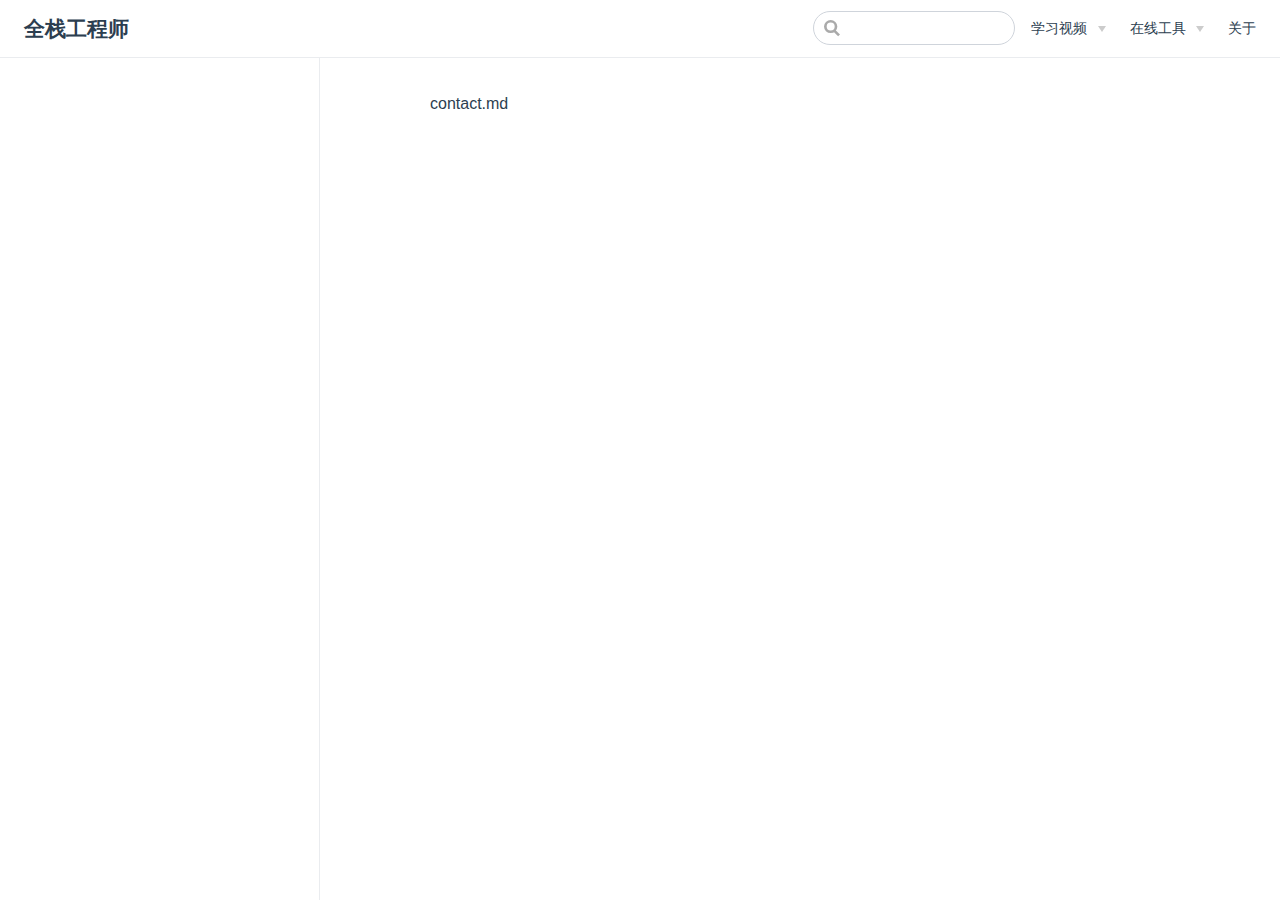
<file: contact.html>
<!DOCTYPE html>
<html lang="en-US">
  <head>
    <meta charset="utf-8">
    <meta name="viewport" content="width=device-width,initial-scale=1">
    <title>全栈工程师</title>
    <meta name="description" content="">
    <link rel="icon" href="/icon.png">
    
    <link rel="preload" href="/assets/css/0.styles.235b69d4.css" as="style"><link rel="preload" href="/assets/js/app.e26ebeb6.js" as="script"><link rel="preload" href="/assets/js/5.a7e57855.js" as="script"><link rel="prefetch" href="/assets/js/2.4a7dfe84.js"><link rel="prefetch" href="/assets/js/3.7bb06eb2.js"><link rel="prefetch" href="/assets/js/4.ee04ade8.js"><link rel="prefetch" href="/assets/js/6.c0bef255.js"><link rel="prefetch" href="/assets/js/7.90bda513.js"><link rel="prefetch" href="/assets/js/8.5b5ad615.js"><link rel="prefetch" href="/assets/js/9.d93e2f94.js">
    <link rel="stylesheet" href="/assets/css/0.styles.235b69d4.css">
  </head>
  <body>
    <div id="app" data-server-rendered="true"><div class="theme-container"><header class="navbar"><div class="sidebar-button"><svg xmlns="http://www.w3.org/2000/svg" aria-hidden="true" role="img" viewBox="0 0 448 512" class="icon"><path fill="currentColor" d="M436 124H12c-6.627 0-12-5.373-12-12V80c0-6.627 5.373-12 12-12h424c6.627 0 12 5.373 12 12v32c0 6.627-5.373 12-12 12zm0 160H12c-6.627 0-12-5.373-12-12v-32c0-6.627 5.373-12 12-12h424c6.627 0 12 5.373 12 12v32c0 6.627-5.373 12-12 12zm0 160H12c-6.627 0-12-5.373-12-12v-32c0-6.627 5.373-12 12-12h424c6.627 0 12 5.373 12 12v32c0 6.627-5.373 12-12 12z"></path></svg></div> <a href="/" class="home-link router-link-active"><!----> <span class="site-name">全栈工程师</span></a> <div class="links" style="max-width:nullpx;"><div class="search-box"><input aria-label="Search" autocomplete="off" spellcheck="false" value=""> <!----></div> <nav class="nav-links can-hide"><div class="nav-item"><div class="dropdown-wrapper"><a class="dropdown-title"><span class="title">学习视频</span> <span class="arrow right"></span></a> <ul class="nav-dropdown" style="display:none;"><li class="dropdown-item"><!----> <a href="/video/docker/" class="nav-link">Docker</a></li><li class="dropdown-item"><!----> <a href="/video/kubernetes/" class="nav-link">Kubernetes</a></li></ul></div></div><div class="nav-item"><div class="dropdown-wrapper"><a class="dropdown-title"><span class="title">在线工具</span> <span class="arrow right"></span></a> <ul class="nav-dropdown" style="display:none;"><li class="dropdown-item"><h4>在线编辑</h4> <ul class="dropdown-subitem-wrapper"><li class="dropdown-subitem"><a href="https://tool.lu/" target="_blank" rel="noopener noreferrer" class="nav-link external">
  程序员的工具箱
  <svg xmlns="http://www.w3.org/2000/svg" aria-hidden="true" x="0px" y="0px" viewBox="0 0 100 100" width="15" height="15" class="icon outbound"><path fill="currentColor" d="M18.8,85.1h56l0,0c2.2,0,4-1.8,4-4v-32h-8v28h-48v-48h28v-8h-32l0,0c-2.2,0-4,1.8-4,4v56C14.8,83.3,16.6,85.1,18.8,85.1z"></path> <polygon fill="currentColor" points="45.7,48.7 51.3,54.3 77.2,28.5 77.2,37.2 85.2,37.2 85.2,14.9 62.8,14.9 62.8,22.9 71.5,22.9"></polygon></svg></a></li></ul></li><li class="dropdown-item"><h4>在线服务</h4> <ul class="dropdown-subitem-wrapper"><li class="dropdown-subitem"><a href="https://www.processon.com" target="_blank" rel="noopener noreferrer" class="nav-link external">
  processon
  <svg xmlns="http://www.w3.org/2000/svg" aria-hidden="true" x="0px" y="0px" viewBox="0 0 100 100" width="15" height="15" class="icon outbound"><path fill="currentColor" d="M18.8,85.1h56l0,0c2.2,0,4-1.8,4-4v-32h-8v28h-48v-48h28v-8h-32l0,0c-2.2,0-4,1.8-4,4v56C14.8,83.3,16.6,85.1,18.8,85.1z"></path> <polygon fill="currentColor" points="45.7,48.7 51.3,54.3 77.2,28.5 77.2,37.2 85.2,37.2 85.2,14.9 62.8,14.9 62.8,22.9 71.5,22.9"></polygon></svg></a></li><li class="dropdown-subitem"><a href="https://www.tapd.cn/" target="_blank" rel="noopener noreferrer" class="nav-link external">
  tapd
  <svg xmlns="http://www.w3.org/2000/svg" aria-hidden="true" x="0px" y="0px" viewBox="0 0 100 100" width="15" height="15" class="icon outbound"><path fill="currentColor" d="M18.8,85.1h56l0,0c2.2,0,4-1.8,4-4v-32h-8v28h-48v-48h28v-8h-32l0,0c-2.2,0-4,1.8-4,4v56C14.8,83.3,16.6,85.1,18.8,85.1z"></path> <polygon fill="currentColor" points="45.7,48.7 51.3,54.3 77.2,28.5 77.2,37.2 85.2,37.2 85.2,14.9 62.8,14.9 62.8,22.9 71.5,22.9"></polygon></svg></a></li></ul></li><li class="dropdown-item"><h4>趋势分析</h4> <ul class="dropdown-subitem-wrapper"><li class="dropdown-subitem"><a href="https://trends.google.com/trends/?geo=US" target="_blank" rel="noopener noreferrer" class="nav-link external">
  谷歌趋势
  <svg xmlns="http://www.w3.org/2000/svg" aria-hidden="true" x="0px" y="0px" viewBox="0 0 100 100" width="15" height="15" class="icon outbound"><path fill="currentColor" d="M18.8,85.1h56l0,0c2.2,0,4-1.8,4-4v-32h-8v28h-48v-48h28v-8h-32l0,0c-2.2,0-4,1.8-4,4v56C14.8,83.3,16.6,85.1,18.8,85.1z"></path> <polygon fill="currentColor" points="45.7,48.7 51.3,54.3 77.2,28.5 77.2,37.2 85.2,37.2 85.2,14.9 62.8,14.9 62.8,22.9 71.5,22.9"></polygon></svg></a></li><li class="dropdown-subitem"><a href="http://index.baidu.com/v2/index.html#/" target="_blank" rel="noopener noreferrer" class="nav-link external">
  百度指数
  <svg xmlns="http://www.w3.org/2000/svg" aria-hidden="true" x="0px" y="0px" viewBox="0 0 100 100" width="15" height="15" class="icon outbound"><path fill="currentColor" d="M18.8,85.1h56l0,0c2.2,0,4-1.8,4-4v-32h-8v28h-48v-48h28v-8h-32l0,0c-2.2,0-4,1.8-4,4v56C14.8,83.3,16.6,85.1,18.8,85.1z"></path> <polygon fill="currentColor" points="45.7,48.7 51.3,54.3 77.2,28.5 77.2,37.2 85.2,37.2 85.2,14.9 62.8,14.9 62.8,22.9 71.5,22.9"></polygon></svg></a></li><li class="dropdown-subitem"><a href="https://tongji.baidu.com/data/browser" target="_blank" rel="noopener noreferrer" class="nav-link external">
  百度数据研究院
  <svg xmlns="http://www.w3.org/2000/svg" aria-hidden="true" x="0px" y="0px" viewBox="0 0 100 100" width="15" height="15" class="icon outbound"><path fill="currentColor" d="M18.8,85.1h56l0,0c2.2,0,4-1.8,4-4v-32h-8v28h-48v-48h28v-8h-32l0,0c-2.2,0-4,1.8-4,4v56C14.8,83.3,16.6,85.1,18.8,85.1z"></path> <polygon fill="currentColor" points="45.7,48.7 51.3,54.3 77.2,28.5 77.2,37.2 85.2,37.2 85.2,14.9 62.8,14.9 62.8,22.9 71.5,22.9"></polygon></svg></a></li></ul></li></ul></div></div><div class="nav-item"><a href="/about.html" class="nav-link">关于</a></div> <!----></nav></div></header> <div class="sidebar-mask"></div> <div class="sidebar"><nav class="nav-links"><div class="nav-item"><div class="dropdown-wrapper"><a class="dropdown-title"><span class="title">学习视频</span> <span class="arrow right"></span></a> <ul class="nav-dropdown" style="display:none;"><li class="dropdown-item"><!----> <a href="/video/docker/" class="nav-link">Docker</a></li><li class="dropdown-item"><!----> <a href="/video/kubernetes/" class="nav-link">Kubernetes</a></li></ul></div></div><div class="nav-item"><div class="dropdown-wrapper"><a class="dropdown-title"><span class="title">在线工具</span> <span class="arrow right"></span></a> <ul class="nav-dropdown" style="display:none;"><li class="dropdown-item"><h4>在线编辑</h4> <ul class="dropdown-subitem-wrapper"><li class="dropdown-subitem"><a href="https://tool.lu/" target="_blank" rel="noopener noreferrer" class="nav-link external">
  程序员的工具箱
  <svg xmlns="http://www.w3.org/2000/svg" aria-hidden="true" x="0px" y="0px" viewBox="0 0 100 100" width="15" height="15" class="icon outbound"><path fill="currentColor" d="M18.8,85.1h56l0,0c2.2,0,4-1.8,4-4v-32h-8v28h-48v-48h28v-8h-32l0,0c-2.2,0-4,1.8-4,4v56C14.8,83.3,16.6,85.1,18.8,85.1z"></path> <polygon fill="currentColor" points="45.7,48.7 51.3,54.3 77.2,28.5 77.2,37.2 85.2,37.2 85.2,14.9 62.8,14.9 62.8,22.9 71.5,22.9"></polygon></svg></a></li></ul></li><li class="dropdown-item"><h4>在线服务</h4> <ul class="dropdown-subitem-wrapper"><li class="dropdown-subitem"><a href="https://www.processon.com" target="_blank" rel="noopener noreferrer" class="nav-link external">
  processon
  <svg xmlns="http://www.w3.org/2000/svg" aria-hidden="true" x="0px" y="0px" viewBox="0 0 100 100" width="15" height="15" class="icon outbound"><path fill="currentColor" d="M18.8,85.1h56l0,0c2.2,0,4-1.8,4-4v-32h-8v28h-48v-48h28v-8h-32l0,0c-2.2,0-4,1.8-4,4v56C14.8,83.3,16.6,85.1,18.8,85.1z"></path> <polygon fill="currentColor" points="45.7,48.7 51.3,54.3 77.2,28.5 77.2,37.2 85.2,37.2 85.2,14.9 62.8,14.9 62.8,22.9 71.5,22.9"></polygon></svg></a></li><li class="dropdown-subitem"><a href="https://www.tapd.cn/" target="_blank" rel="noopener noreferrer" class="nav-link external">
  tapd
  <svg xmlns="http://www.w3.org/2000/svg" aria-hidden="true" x="0px" y="0px" viewBox="0 0 100 100" width="15" height="15" class="icon outbound"><path fill="currentColor" d="M18.8,85.1h56l0,0c2.2,0,4-1.8,4-4v-32h-8v28h-48v-48h28v-8h-32l0,0c-2.2,0-4,1.8-4,4v56C14.8,83.3,16.6,85.1,18.8,85.1z"></path> <polygon fill="currentColor" points="45.7,48.7 51.3,54.3 77.2,28.5 77.2,37.2 85.2,37.2 85.2,14.9 62.8,14.9 62.8,22.9 71.5,22.9"></polygon></svg></a></li></ul></li><li class="dropdown-item"><h4>趋势分析</h4> <ul class="dropdown-subitem-wrapper"><li class="dropdown-subitem"><a href="https://trends.google.com/trends/?geo=US" target="_blank" rel="noopener noreferrer" class="nav-link external">
  谷歌趋势
  <svg xmlns="http://www.w3.org/2000/svg" aria-hidden="true" x="0px" y="0px" viewBox="0 0 100 100" width="15" height="15" class="icon outbound"><path fill="currentColor" d="M18.8,85.1h56l0,0c2.2,0,4-1.8,4-4v-32h-8v28h-48v-48h28v-8h-32l0,0c-2.2,0-4,1.8-4,4v56C14.8,83.3,16.6,85.1,18.8,85.1z"></path> <polygon fill="currentColor" points="45.7,48.7 51.3,54.3 77.2,28.5 77.2,37.2 85.2,37.2 85.2,14.9 62.8,14.9 62.8,22.9 71.5,22.9"></polygon></svg></a></li><li class="dropdown-subitem"><a href="http://index.baidu.com/v2/index.html#/" target="_blank" rel="noopener noreferrer" class="nav-link external">
  百度指数
  <svg xmlns="http://www.w3.org/2000/svg" aria-hidden="true" x="0px" y="0px" viewBox="0 0 100 100" width="15" height="15" class="icon outbound"><path fill="currentColor" d="M18.8,85.1h56l0,0c2.2,0,4-1.8,4-4v-32h-8v28h-48v-48h28v-8h-32l0,0c-2.2,0-4,1.8-4,4v56C14.8,83.3,16.6,85.1,18.8,85.1z"></path> <polygon fill="currentColor" points="45.7,48.7 51.3,54.3 77.2,28.5 77.2,37.2 85.2,37.2 85.2,14.9 62.8,14.9 62.8,22.9 71.5,22.9"></polygon></svg></a></li><li class="dropdown-subitem"><a href="https://tongji.baidu.com/data/browser" target="_blank" rel="noopener noreferrer" class="nav-link external">
  百度数据研究院
  <svg xmlns="http://www.w3.org/2000/svg" aria-hidden="true" x="0px" y="0px" viewBox="0 0 100 100" width="15" height="15" class="icon outbound"><path fill="currentColor" d="M18.8,85.1h56l0,0c2.2,0,4-1.8,4-4v-32h-8v28h-48v-48h28v-8h-32l0,0c-2.2,0-4,1.8-4,4v56C14.8,83.3,16.6,85.1,18.8,85.1z"></path> <polygon fill="currentColor" points="45.7,48.7 51.3,54.3 77.2,28.5 77.2,37.2 85.2,37.2 85.2,14.9 62.8,14.9 62.8,22.9 71.5,22.9"></polygon></svg></a></li></ul></li></ul></div></div><div class="nav-item"><a href="/about.html" class="nav-link">关于</a></div> <!----></nav>  <ul class="sidebar-links"><li><div class="sidebar-group first"><p class="sidebar-heading open"><span></span> <!----></p> <ul class="sidebar-group-items"></ul></div></li></ul> </div> <div class="page"> <div class="content"><p>contact.md</p></div> <div class="page-edit"><!----> <!----></div> <!----> </div> <!----></div></div>
    <script src="/assets/js/app.e26ebeb6.js" defer></script><script src="/assets/js/5.a7e57855.js" defer></script>
  </body>
</html>
</file>
<file: assets/css/0.styles.235b69d4.css>
.home{padding:3.6rem 2rem 0;max-width:960px;margin:0 auto}.home .hero{text-align:center}.home .hero img{max-width:100%;max-height:280px;display:block;margin:3rem auto 1.5rem}.home .hero h1{font-size:3rem}.home .hero .action,.home .hero .description,.home .hero h1{margin:1.8rem auto}.home .hero .description{max-width:35rem;font-size:1.6rem;line-height:1.3;color:#6a8bad}.home .hero .action-button{display:inline-block;font-size:1.2rem;color:#fff;background-color:#3eaf7c;padding:.8rem 1.6rem;border-radius:4px;transition:background-color .1s ease;box-sizing:border-box;border-bottom:1px solid #389d70}.home .hero .action-button:hover{background-color:#4abf8a}.home .features{border-top:1px solid #eaecef;padding:1.2rem 0;margin-top:2.5rem;display:flex;flex-wrap:wrap;align-items:flex-start;align-content:stretch;justify-content:space-between}.home .feature{flex-grow:1;flex-basis:30%;max-width:30%}.home .feature h2{font-size:1.4rem;font-weight:500;border-bottom:none;padding-bottom:0;color:#3a5169}.home .feature p{color:#4e6e8e}.home .footer{padding:2.5rem;border-top:1px solid #eaecef;text-align:center;color:#4e6e8e}@media (max-width:719px){.home .features{flex-direction:column}.home .feature{max-width:100%;padding:0 2.5rem}}@media (max-width:419px){.home{padding-left:1.5rem;padding-right:1.5rem}.home .hero img{max-height:210px;margin:2rem auto 1.2rem}.home .hero h1{font-size:2rem}.home .hero .action,.home .hero .description,.home .hero h1{margin:1.2rem auto}.home .hero .description{font-size:1.2rem}.home .hero .action-button{font-size:1rem;padding:.6rem 1.2rem}.home .feature h2{font-size:1.25rem}}.sidebar-button{display:none;width:1.25rem;height:1.25rem;position:absolute;padding:.6rem;top:.6rem;left:1rem;cursor:pointer}.sidebar-button .icon{display:block;width:1.25rem;height:1.25rem}@media (max-width:719px){.sidebar-button{display:block}}.search-box{display:inline-block;position:relative;margin-right:1rem}.search-box input{cursor:text;width:10rem;color:#4e6e8e;display:inline-block;border:1px solid #cfd4db;border-radius:2rem;font-size:.9rem;line-height:2rem;padding:0 .5rem 0 2rem;outline:none;transition:all .2s ease;background:#fff url(/assets/img/search.83621669.svg) .6rem .5rem no-repeat;background-size:1rem}.search-box input:focus{cursor:auto;border-color:#3eaf7c}.search-box .suggestions{background:#fff;width:20rem;position:absolute;top:1.5rem;border:1px solid #cfd4db;border-radius:6px;padding:.4rem;list-style-type:none}.search-box .suggestions.align-right{right:0}.search-box .suggestion{line-height:1.4;padding:.4rem .6rem;border-radius:4px;cursor:pointer}.search-box .suggestion a{white-space:normal;color:#5d82a6}.search-box .suggestion a .page-title{font-weight:600}.search-box .suggestion a .header{font-size:.9em;margin-left:.25em}.search-box .suggestion.focused{background-color:#f3f4f5}.search-box .suggestion.focused a{color:#3eaf7c}@media (max-width:959px){.search-box input{cursor:pointer;width:0;border-color:transparent;position:relative}.search-box input:focus{cursor:text;left:0;width:10rem}}@media (max-width:959px) and (min-width:719px){.search-box .suggestions{left:0}}@media (max-width:719px){.search-box{margin-right:0}.search-box input{left:1rem}.search-box .suggestions{right:0}}@media (max-width:419px){.search-box .suggestions{width:calc(100vw - 4rem)}.search-box input:focus{width:8rem}}.dropdown-enter,.dropdown-leave-to{height:0!important}.dropdown-wrapper{cursor:pointer}.dropdown-wrapper .dropdown-title{display:block}.dropdown-wrapper .dropdown-title:hover{border-color:transparent}.dropdown-wrapper .dropdown-title .arrow{vertical-align:middle;margin-top:-1px;margin-left:.4rem}.dropdown-wrapper .nav-dropdown .dropdown-item{color:inherit;line-height:1.7rem}.dropdown-wrapper .nav-dropdown .dropdown-item h4{margin:.45rem 0 0;border-top:1px solid #eee;padding:.45rem 1.5rem 0 1.25rem}.dropdown-wrapper .nav-dropdown .dropdown-item .dropdown-subitem-wrapper{padding:0;list-style:none}.dropdown-wrapper .nav-dropdown .dropdown-item .dropdown-subitem-wrapper .dropdown-subitem{font-size:.9em}.dropdown-wrapper .nav-dropdown .dropdown-item a{display:block;line-height:1.7rem;position:relative;border-bottom:none;font-weight:400;margin-bottom:0;padding:0 1.5rem 0 1.25rem}.dropdown-wrapper .nav-dropdown .dropdown-item a.router-link-active,.dropdown-wrapper .nav-dropdown .dropdown-item a:hover{color:#3eaf7c}.dropdown-wrapper .nav-dropdown .dropdown-item a.router-link-active:after{content:"";width:0;height:0;border-left:5px solid #3eaf7c;border-top:3px solid transparent;border-bottom:3px solid transparent;position:absolute;top:calc(50% - 2px);left:9px}.dropdown-wrapper .nav-dropdown .dropdown-item:first-child h4{margin-top:0;padding-top:0;border-top:0}@media (max-width:719px){.dropdown-wrapper.open .dropdown-title{margin-bottom:.5rem}.dropdown-wrapper .nav-dropdown{transition:height .1s ease-out;overflow:hidden}.dropdown-wrapper .nav-dropdown .dropdown-item h4{border-top:0;margin-top:0;padding-top:0}.dropdown-wrapper .nav-dropdown .dropdown-item>a,.dropdown-wrapper .nav-dropdown .dropdown-item h4{font-size:15px;line-height:2rem}.dropdown-wrapper .nav-dropdown .dropdown-item .dropdown-subitem{font-size:14px;padding-left:1rem}}@media (min-width:719px){.dropdown-wrapper{height:1.8rem}.dropdown-wrapper:hover .nav-dropdown{display:block!important}.dropdown-wrapper .dropdown-title .arrow{border-left:4px solid transparent;border-right:4px solid transparent;border-top:6px solid #ccc;border-bottom:0}.dropdown-wrapper .nav-dropdown{display:none;height:auto!important;box-sizing:border-box;max-height:calc(100vh - 2.7rem);overflow-y:auto;position:absolute;top:100%;right:0;background-color:#fff;padding:.6rem 0;border:1px solid #ddd;border-bottom-color:#ccc;text-align:left;border-radius:.25rem;white-space:nowrap;margin:0}}.nav-links{display:inline-block}.nav-links a{line-height:1.4rem;color:inherit}.nav-links a.router-link-active,.nav-links a:hover{color:#3eaf7c}.nav-links .nav-item{position:relative;display:inline-block;margin-left:1.5rem;line-height:2rem}.nav-links .nav-item:first-child{margin-left:0}.nav-links .repo-link{margin-left:1.5rem}@media (max-width:719px){.nav-links .nav-item,.nav-links .repo-link{margin-left:0}}@media (min-width:719px){.nav-links a.router-link-active,.nav-links a:hover{color:#2c3e50}.nav-item>a:not(.external).router-link-active,.nav-item>a:not(.external):hover{margin-bottom:-2px;border-bottom:2px solid #46bd87}}.navbar{padding:.7rem 1.5rem;line-height:2.2rem;position:relative}.navbar a,.navbar img,.navbar span{display:inline-block}.navbar .logo{height:2.2rem;min-width:2.2rem;margin-right:.8rem;vertical-align:top}.navbar .site-name{font-size:1.3rem;font-weight:600;color:#2c3e50;position:relative}.navbar .links{padding-left:1.5rem;box-sizing:border-box;background-color:#fff;white-space:nowrap;font-size:.9rem;position:absolute;right:1.5rem;top:.7rem;display:flex}.navbar .links .search-box{flex:0 0 auto;vertical-align:top}.navbar .links .nav-links{flex:1}@media (max-width:719px){.navbar{padding-left:4rem}.navbar .can-hide{display:none}.navbar .links{padding-left:1.5rem}}.page-edit,.page-nav{max-width:740px;margin:0 auto;padding:2rem 2.5rem}@media (max-width:959px){.page-edit,.page-nav{padding:2rem}}@media (max-width:419px){.page-edit,.page-nav{padding:1.5rem}}.page{padding-bottom:2rem}.page-edit{padding-top:1rem;padding-bottom:1rem;overflow:auto}.page-edit .edit-link{display:inline-block}.page-edit .edit-link a{color:#4e6e8e;margin-right:.25rem}.page-edit .last-updated{float:right;font-size:.9em}.page-edit .last-updated .prefix{font-weight:500;color:#4e6e8e}.page-edit .last-updated .time{font-weight:400;color:#aaa}.page-nav{padding-top:1rem;padding-bottom:0}.page-nav .inner{min-height:2rem;margin-top:0;border-top:1px solid #eaecef;padding-top:1rem;overflow:auto}.page-nav .next{float:right}@media (max-width:719px){.page-edit .edit-link{margin-bottom:.5rem}.page-edit .last-updated{font-size:.8em;float:none;text-align:left}}.sidebar .sidebar-sub-headers{padding-left:1rem;font-size:.95em}a.sidebar-link{font-weight:400;display:inline-block;color:#2c3e50;border-left:.25rem solid transparent;padding:.35rem 1rem .35rem 1.25rem;line-height:1.4;width:100%;box-sizing:border-box}a.sidebar-link:hover{color:#3eaf7c}a.sidebar-link.active{font-weight:600;color:#3eaf7c;border-left-color:#3eaf7c}.sidebar-group a.sidebar-link{padding-left:2rem}.sidebar-sub-headers a.sidebar-link{padding-top:.25rem;padding-bottom:.25rem;border-left:none}.sidebar-sub-headers a.sidebar-link.active{font-weight:500}.sidebar-group:not(.first){margin-top:1em}.sidebar-group .sidebar-group{padding-left:.5em}.sidebar-group:not(.collapsable) .sidebar-heading{cursor:auto;color:inherit}.sidebar-heading{color:#999;transition:color .15s ease;cursor:pointer;font-size:1.1em;font-weight:700;padding:0 1.5rem;margin-top:0;margin-bottom:.5rem}.sidebar-heading.open,.sidebar-heading:hover{color:inherit}.sidebar-heading .arrow{position:relative;top:-.12em;left:.5em}.sidebar-heading:.open .arrow{top:-.18em}.sidebar-group-items{transition:height .1s ease-out;overflow:hidden}.sidebar ul{padding:0;margin:0;list-style-type:none}.sidebar a{display:inline-block}.sidebar .nav-links{display:none;border-bottom:1px solid #eaecef;padding:.5rem 0 .75rem 0}.sidebar .nav-links a{font-weight:600}.sidebar .nav-links .nav-item,.sidebar .nav-links .repo-link{display:block;line-height:1.25rem;font-size:1.1em;padding:.5rem 0 .5rem 1.5rem}.sidebar .sidebar-links{padding:1.5rem 0}@media (max-width:719px){.sidebar .nav-links{display:block}.sidebar .nav-links .dropdown-wrapper .nav-dropdown .dropdown-item a.router-link-active:after{top:calc(1rem - 2px)}.sidebar .sidebar-links{padding:1rem 0}}.sw-update-popup{position:fixed;right:1em;bottom:1em;padding:1em;border:1px solid #3eaf7c;border-radius:3px;background:#fff;box-shadow:0 4px 16px rgba(0,0,0,.5);text-align:center}.sw-update-popup button{margin-top:.5em;padding:.25em 2em}.sw-update-popup-enter-active,.sw-update-popup-leave-active{transition:opacity .3s,transform .3s}.sw-update-popup-enter,.sw-update-popup-leave-to{opacity:0;transform:translateY(50%) scale(.5)}code[class*=language-],pre[class*=language-]{color:#ccc;background:none;font-family:Consolas,Monaco,Andale Mono,Ubuntu Mono,monospace;font-size:1em;text-align:left;white-space:pre;word-spacing:normal;word-break:normal;word-wrap:normal;line-height:1.5;-moz-tab-size:4;-o-tab-size:4;tab-size:4;-webkit-hyphens:none;-ms-hyphens:none;hyphens:none}pre[class*=language-]{padding:1em;margin:.5em 0;overflow:auto}:not(pre)>code[class*=language-],pre[class*=language-]{background:#2d2d2d}:not(pre)>code[class*=language-]{padding:.1em;border-radius:.3em;white-space:normal}.token.block-comment,.token.cdata,.token.comment,.token.doctype,.token.prolog{color:#999}.token.punctuation{color:#ccc}.token.attr-name,.token.deleted,.token.namespace,.token.tag{color:#e2777a}.token.function-name{color:#6196cc}.token.boolean,.token.function,.token.number{color:#f08d49}.token.class-name,.token.constant,.token.property,.token.symbol{color:#f8c555}.token.atrule,.token.builtin,.token.important,.token.keyword,.token.selector{color:#cc99cd}.token.attr-value,.token.char,.token.regex,.token.string,.token.variable{color:#7ec699}.token.entity,.token.operator,.token.url{color:#67cdcc}.token.bold,.token.important{font-weight:700}.token.italic{font-style:italic}.token.entity{cursor:help}.token.inserted{color:green}#nprogress{pointer-events:none}#nprogress .bar{background:#3eaf7c;position:fixed;z-index:1031;top:0;left:0;width:100%;height:2px}#nprogress .peg{display:block;position:absolute;right:0;width:100px;height:100%;box-shadow:0 0 10px #3eaf7c,0 0 5px #3eaf7c;opacity:1;transform:rotate(3deg) translateY(-4px)}#nprogress .spinner{display:block;position:fixed;z-index:1031;top:15px;right:15px}#nprogress .spinner-icon{width:18px;height:18px;box-sizing:border-box;border:2px solid transparent;border-top-color:#3eaf7c;border-left-color:#3eaf7c;border-radius:50%;animation:nprogress-spinner .4s linear infinite}.nprogress-custom-parent{overflow:hidden;position:relative}.nprogress-custom-parent #nprogress .bar,.nprogress-custom-parent #nprogress .spinner{position:absolute}@keyframes nprogress-spinner{0%{transform:rotate(0deg)}to{transform:rotate(1turn)}}.content code{color:#476582;padding:.25rem .5rem;margin:0;font-size:.85em;background-color:rgba(27,31,35,.05);border-radius:3px}.content pre,.content pre[class*=language-]{line-height:1.4;padding:1.25rem 1.5rem;margin:.85rem 0;background-color:#282c34;border-radius:6px;overflow:auto}.content pre[class*=language-] code,.content pre code{color:#fff;padding:0;background-color:transparent;border-radius:0}div[class*=language-]{position:relative;background-color:#282c34;border-radius:6px}div[class*=language-] .highlight-lines{-webkit-user-select:none;-moz-user-select:none;-ms-user-select:none;user-select:none;padding-top:1.3rem;position:absolute;top:0;left:0;width:100%;line-height:1.4}div[class*=language-] .highlight-lines .highlighted{background-color:rgba(0,0,0,.66)}div[class*=language-] pre,div[class*=language-] pre[class*=language-]{background:transparent;position:relative;z-index:1}div[class*=language-]:before{position:absolute;z-index:3;top:.8em;right:1em;font-size:.75rem;color:hsla(0,0%,100%,.4)}div[class*=language-]:not(.line-numbers-mode) .line-numbers-wrapper{display:none}div[class*=language-].line-numbers-mode .highlight-lines .highlighted{position:relative}div[class*=language-].line-numbers-mode .highlight-lines .highlighted:before{content:" ";position:absolute;z-index:3;left:0;top:0;display:block;width:3.5rem;height:100%;background-color:rgba(0,0,0,.66)}div[class*=language-].line-numbers-mode pre{padding-left:4.5rem;vertical-align:middle}div[class*=language-].line-numbers-mode .line-numbers-wrapper{position:absolute;top:0;width:3.5rem;text-align:center;color:hsla(0,0%,100%,.3);padding:1.25rem 0;line-height:1.4}div[class*=language-].line-numbers-mode .line-numbers-wrapper .line-number,div[class*=language-].line-numbers-mode .line-numbers-wrapper br{-webkit-user-select:none;-moz-user-select:none;-ms-user-select:none;user-select:none}div[class*=language-].line-numbers-mode .line-numbers-wrapper .line-number{position:relative;z-index:4;font-size:.85em}div[class*=language-].line-numbers-mode:after{content:"";position:absolute;z-index:2;top:0;left:0;width:3.5rem;height:100%;border-radius:6px 0 0 6px;border-right:1px solid rgba(0,0,0,.66);background-color:#282c34}div[class~=language-js]:before{content:"js"}div[class~=language-ts]:before{content:"ts"}div[class~=language-html]:before{content:"html"}div[class~=language-md]:before{content:"md"}div[class~=language-vue]:before{content:"vue"}div[class~=language-css]:before{content:"css"}div[class~=language-sass]:before{content:"sass"}div[class~=language-scss]:before{content:"scss"}div[class~=language-less]:before{content:"less"}div[class~=language-stylus]:before{content:"stylus"}div[class~=language-go]:before{content:"go"}div[class~=language-java]:before{content:"java"}div[class~=language-c]:before{content:"c"}div[class~=language-sh]:before{content:"sh"}div[class~=language-yaml]:before{content:"yaml"}div[class~=language-py]:before{content:"py"}div[class~=language-javascript]:before{content:"js"}div[class~=language-typescript]:before{content:"ts"}div[class~=language-markup]:before{content:"html"}div[class~=language-markdown]:before{content:"md"}div[class~=language-json]:before{content:"json"}div[class~=language-ruby]:before{content:"rb"}div[class~=language-python]:before{content:"py"}div[class~=language-bash]:before{content:"sh"}.custom-block .custom-block-title{font-weight:600;margin-bottom:-.4rem}.custom-block.danger,.custom-block.tip,.custom-block.warning{padding:.1rem 1.5rem;border-left-width:.5rem;border-left-style:solid;margin:1rem 0}.custom-block.tip{background-color:#f3f5f7;border-color:#42b983}.custom-block.warning{background-color:rgba(255,229,100,.3);border-color:#e7c000;color:#6b5900}.custom-block.warning .custom-block-title{color:#b29400}.custom-block.warning a{color:#2c3e50}.custom-block.danger{background-color:#ffe6e6;border-color:#c00;color:#4d0000}.custom-block.danger .custom-block-title{color:#900}.custom-block.danger a{color:#2c3e50}.arrow{display:inline-block;width:0;height:0}.arrow.up{border-bottom:6px solid #ccc}.arrow.down,.arrow.up{border-left:4px solid transparent;border-right:4px solid transparent}.arrow.down{border-top:6px solid #ccc}.arrow.right{border-left:6px solid #ccc}.arrow.left,.arrow.right{border-top:4px solid transparent;border-bottom:4px solid transparent}.arrow.left{border-right:6px solid #ccc}.content:not(.custom){max-width:740px;margin:0 auto;padding:2rem 2.5rem}@media (max-width:959px){.content:not(.custom){padding:2rem}}@media (max-width:419px){.content:not(.custom){padding:1.5rem}}.table-of-contents .badge{vertical-align:middle}body,html{padding:0;margin:0}body{font-family:-apple-system,BlinkMacSystemFont,Segoe UI,Roboto,Oxygen,Ubuntu,Cantarell,Fira Sans,Droid Sans,Helvetica Neue,sans-serif;-webkit-font-smoothing:antialiased;-moz-osx-font-smoothing:grayscale;font-size:16px;color:#2c3e50}.page{padding-left:20rem}.navbar{z-index:20;right:0;height:3.6rem;background-color:#fff;box-sizing:border-box;border-bottom:1px solid #eaecef}.navbar,.sidebar-mask{position:fixed;top:0;left:0}.sidebar-mask{z-index:9;width:100vw;height:100vh;display:none}.sidebar{font-size:15px;background-color:#fff;width:20rem;position:fixed;z-index:10;margin:0;top:3.6rem;left:0;bottom:0;box-sizing:border-box;border-right:1px solid #eaecef;overflow-y:auto}.content:not(.custom)>:first-child{margin-top:3.6rem}.content:not(.custom) a:hover{text-decoration:underline}.content:not(.custom) p.demo{padding:1rem 1.5rem;border:1px solid #ddd;border-radius:4px}.content:not(.custom) img{max-width:100%}.content.custom{padding:0;margin:0}.content.custom img{max-width:100%}a{font-weight:500;text-decoration:none}a,p a code{color:#3eaf7c}p a code{font-weight:400}kbd{background:#eee;border:.15rem solid #ddd;border-bottom:.25rem solid #ddd;border-radius:.15rem;padding:0 .15em}blockquote{font-size:1.2rem;color:#999;border-left:.25rem solid #dfe2e5;margin-left:0;padding-left:1rem}ol,ul{padding-left:1.2em}strong{font-weight:600}h1,h2,h3,h4,h5,h6{font-weight:600;line-height:1.25}.content:not(.custom)>h1,.content:not(.custom)>h2,.content:not(.custom)>h3,.content:not(.custom)>h4,.content:not(.custom)>h5,.content:not(.custom)>h6{margin-top:-3.1rem;padding-top:4.6rem;margin-bottom:0}.content:not(.custom)>h1:first-child,.content:not(.custom)>h2:first-child,.content:not(.custom)>h3:first-child,.content:not(.custom)>h4:first-child,.content:not(.custom)>h5:first-child,.content:not(.custom)>h6:first-child{margin-top:-1.5rem;margin-bottom:1rem}.content:not(.custom)>h1:first-child+.custom-block,.content:not(.custom)>h1:first-child+p,.content:not(.custom)>h1:first-child+pre,.content:not(.custom)>h2:first-child+.custom-block,.content:not(.custom)>h2:first-child+p,.content:not(.custom)>h2:first-child+pre,.content:not(.custom)>h3:first-child+.custom-block,.content:not(.custom)>h3:first-child+p,.content:not(.custom)>h3:first-child+pre,.content:not(.custom)>h4:first-child+.custom-block,.content:not(.custom)>h4:first-child+p,.content:not(.custom)>h4:first-child+pre,.content:not(.custom)>h5:first-child+.custom-block,.content:not(.custom)>h5:first-child+p,.content:not(.custom)>h5:first-child+pre,.content:not(.custom)>h6:first-child+.custom-block,.content:not(.custom)>h6:first-child+p,.content:not(.custom)>h6:first-child+pre{margin-top:2rem}h1:hover .header-anchor,h2:hover .header-anchor,h3:hover .header-anchor,h4:hover .header-anchor,h5:hover .header-anchor,h6:hover .header-anchor{opacity:1}h1{font-size:2.2rem}h2{font-size:1.65rem;padding-bottom:.3rem;border-bottom:1px solid #eaecef}h3{font-size:1.35rem}a.header-anchor{font-size:.85em;float:left;margin-left:-.87em;padding-right:.23em;margin-top:.125em;opacity:0}a.header-anchor:hover{text-decoration:none}.line-number,code,kbd{font-family:source-code-pro,Menlo,Monaco,Consolas,Courier New,monospace}ol,p,ul{line-height:1.7}hr{border:0;border-top:1px solid #eaecef}table{border-collapse:collapse;margin:1rem 0;display:block;overflow-x:auto}tr{border-top:1px solid #dfe2e5}tr:nth-child(2n){background-color:#f6f8fa}td,th{border:1px solid #dfe2e5;padding:.6em 1em}.custom-layout{padding-top:3.6rem}.theme-container.sidebar-open .sidebar-mask{display:block}.theme-container.no-navbar .content:not(.custom)>h1,.theme-container.no-navbar h2,.theme-container.no-navbar h3,.theme-container.no-navbar h4,.theme-container.no-navbar h5,.theme-container.no-navbar h6{margin-top:1.5rem;padding-top:0}.theme-container.no-navbar .sidebar{top:0}.theme-container.no-navbar .custom-layout{padding-top:0}@media (min-width:720px){.theme-container.no-sidebar .sidebar{display:none}.theme-container.no-sidebar .page{padding-left:0}}@media (max-width:959px){.sidebar{font-size:15px;width:16.4rem}.page{padding-left:16.4rem}}@media (max-width:719px){.sidebar{top:0;padding-top:3.6rem;transform:translateX(-100%);transition:transform .2s ease}.page{padding-left:0}.theme-container.sidebar-open .sidebar{transform:translateX(0)}.theme-container.no-navbar .sidebar{padding-top:0}}@media (max-width:419px){h1{font-size:1.9rem}.content div[class*=language-]{margin:.85rem -1.5rem;border-radius:0}}.icon.outbound{color:#aaa;display:inline-block}.badge[data-v-995133fe]{display:inline-block;font-size:14px;height:18px;line-height:18px;border-radius:3px;padding:0 6px;color:#fff;margin-right:5px;background-color:#42b983}.badge.middle[data-v-995133fe]{vertical-align:middle}.badge.top[data-v-995133fe]{vertical-align:top}.badge.green[data-v-995133fe],.badge.tip[data-v-995133fe]{background-color:#42b983}.badge.error[data-v-995133fe]{background-color:#da5961}.badge.warn[data-v-995133fe],.badge.warning[data-v-995133fe],.badge.yellow[data-v-995133fe]{background-color:#e7c000}
</file>
